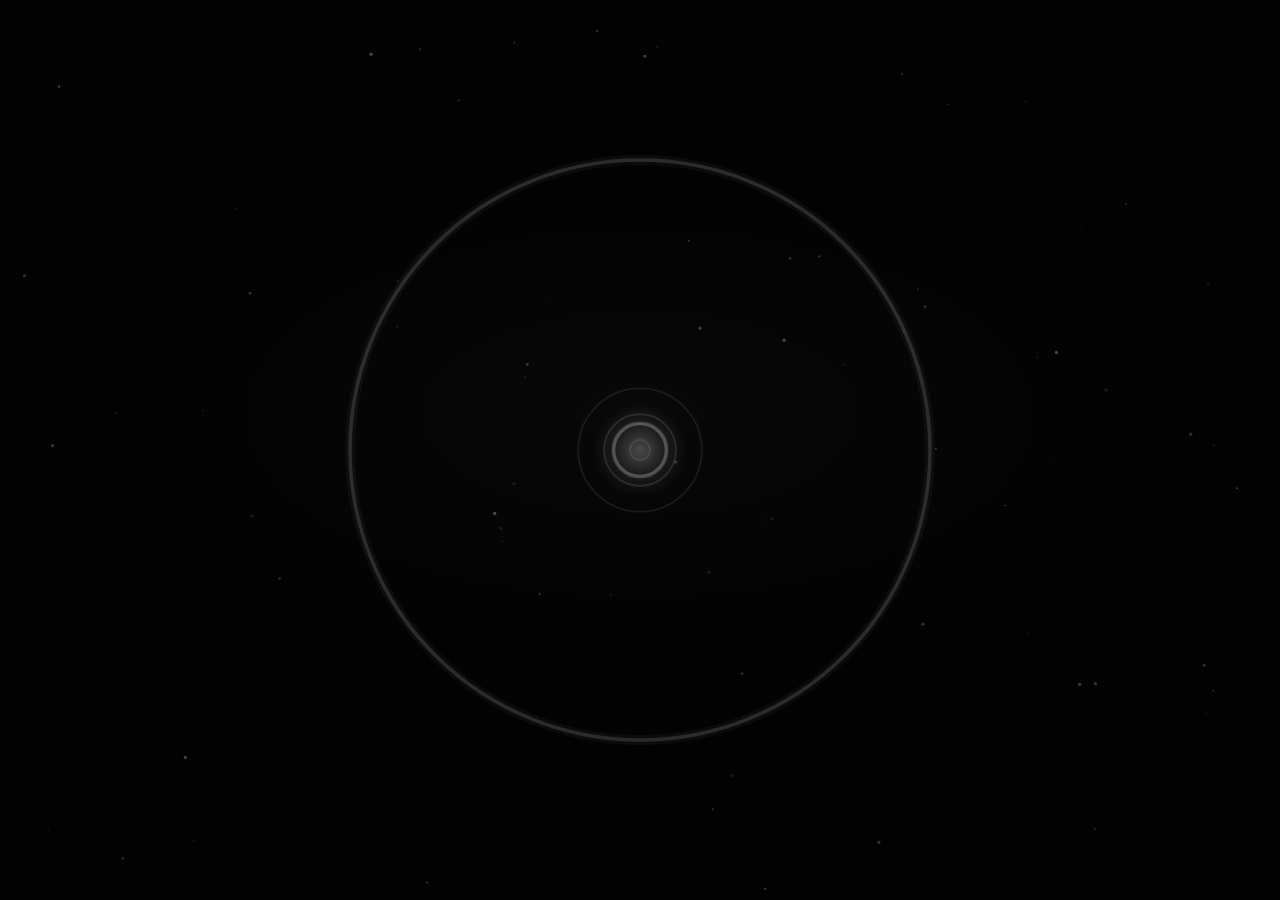
<file: index.html>
<!DOCTYPE html>
<html lang="ko">
<head>
<meta charset="UTF-8">
<meta name="viewport" content="width=device-width, initial-scale=1.0, user-scalable=no, viewport-fit=cover">
<title>PULSE BLOOM</title>
<link rel="stylesheet" href="assets/style.css">
</head>
<body>
<div id="stage">
    <canvas id="cv"></canvas>
    <button id="pause-btn">⏸</button>

    <div id="hud">
        <div class="left">
            <div id="score">0</div>
            <div id="acc">100.00%</div>
            <div class="mod-badge" id="replay-badge">▶ REPLAY</div>
            <div id="auto-badge">● AUTO PLAY</div>
            <div class="mod-badge" id="crowning-badge">👑 CROWNING</div>
            <div class="mod-badge" id="random-badge">🎲 RANDOM</div>
            <div class="mod-badge" id="mirror-badge">🪞 MIRROR</div>
            <div class="mod-badge" id="hidden-badge">👻 HIDDEN</div>
            <div class="mod-badge" id="speed-badge">⚡ 1.25×</div>
        </div>
        <div class="right">
            <div id="combo">0</div>
            <div id="timing-live"></div>
        </div>
    </div>

    <!-- TITLE SCREEN -->
    <div class="overlay" id="ov-title">
        <canvas id="title-cv"></canvas>
        <div class="title-glow"></div>
        <div class="title">PULSE BLOOM</div>
        <div class="title-start">탭하여 시작</div>
        <div id="title-bloom-display">🌸 <span id="title-bloom-val">0</span></div>
    </div>

    <!-- Achievement unlock toast -->
    <div id="achievement-toast">🏆</div>

    <!-- Achievements overlay -->
    <div class="overlay hidden" id="ov-achievements">
        <button class="back-btn" id="back-achievements">← 뒤로</button>
        <div class="title" style="font-size:clamp(1.6rem,5vw,2.4rem)">업적</div>
        <div id="ach-counter"></div>
        <div class="ach-grid" id="achievement-list"></div>
    </div>

    <!-- SONG SELECT -->
    <div class="overlay hidden" id="ov-songs">
        <button class="back-btn" id="back-title">← 타이틀</button>
        <button class="settings-btn" id="btn-achievements">🏆</button>
        <button class="settings-btn" id="btn-settings-songs">⚙ 설정</button>
        <div class="title" style="font-size:clamp(1.6rem,5vw,2.4rem)">곡 선택</div>
        <div class="song-list" id="song-list"></div>
        <div id="songs-loading" class="hidden"></div>
    </div>

    <!-- START / SETUP -->
    <div class="overlay hidden" id="ov-start">
        <button class="back-btn" id="back-songs">← 곡 선택</button>
        <button class="settings-btn" id="btn-mods-start" style="right:110px">🎮 모드</button>
        <button class="settings-btn" id="btn-settings-start">⚙ 설정</button>
        <div class="song" id="song-title">— LOADING —</div>
        <div class="song-sub" id="song-sub"></div>

        <div class="panel" id="panel" style="opacity:.4;pointer-events:none">
            <div class="row">
                <span class="lbl">난이도 <span id="diff-level"></span></span>
                <div class="seg diff" id="seg-diff"></div>
            </div>
            <div class="row">
                <span class="lbl">예고 시간 (접근)</span>
                <div class="slider-row">
                    <input type="range" id="approach" min="0.4" max="3.0" step="0.1" value="1.2">
                    <span class="sval" id="approach-val">1.2초</span>
                </div>
            </div>
            <div class="toggle" id="practice-toggle">
                <div>
                    <div class="t-lbl">연습 모드</div>
                    <div class="t-sub">지정한 위치부터 시작</div>
                </div>
                <div class="switch"></div>
            </div>
            <div class="row" id="practice-row">
                <span class="lbl">시작 위치</span>
                <div class="slider-row">
                    <input type="range" id="practice-start" min="0" max="300" step="1" value="0">
                    <span class="sval" id="practice-start-val">0:00</span>
                </div>
            </div>
            <button class="play-btn" id="play-btn">▶ 시작</button>
        </div>

        <div class="spinner hidden" id="spinner"></div>
        <div id="loading" class="hidden">음악과 채보를 불러오는 중…</div>

        <div class="howto">
            위에서 <b>원</b>이 떨어집니다 — 판정선에 닿으면 <b>화면 어디든</b> 터치!<br>
            타이밍이 전부입니다. 자리는 상관없어요.<br>
            <b>속이 빈 원</b>은 판정선에서 꾸욱 — <b>막대가 사라질 때까지 홀드</b>.<br>
            <span style="color:#6f6388">PC: 마우스 · 모바일: 터치(멀티터치 지원)</span>
        </div>
    </div>

    <!-- MODS / GAME MODE -->
    <div class="overlay hidden" id="ov-mods">
        <button class="back-btn" id="back-mods">← 뒤로</button>
        <div class="title" style="font-size:clamp(1.6rem,5vw,2.4rem)">게임 모드</div>
        <div class="panel">
            <div class="row">
                <span class="lbl">모드 선택</span>
                <div class="mode-cards" id="mode-cards">
                    <button class="mode-card sel" data-mode="raining">
                        <div class="mc-icon">🌧</div>
                        <div class="mc-name">레이닝</div>
                        <div class="mc-desc">노트가 위에서 아래로 떨어집니다. 판정선에서 탭!</div>
                    </button>
                    <button class="mode-card" data-mode="crowning">
                        <div class="mc-icon">👑</div>
                        <div class="mc-name">크라우닝</div>
                        <div class="mc-desc">노트 위에서 링이 수축합니다. 링이 딱 맞을 때 탭!</div>
                    </button>
                </div>
            </div>
            <div class="toggle" id="auto-toggle">
                <div>
                    <div class="t-lbl">오토 플레이</div>
                    <div class="t-sub">컴퓨터가 자동으로 완벽하게 플레이</div>
                </div>
                <div class="switch"></div>
            </div>
            <div class="toggle" id="random-toggle">
                <div>
                    <div class="t-lbl">랜덤 채보</div>
                    <div class="t-sub">노트 X 위치를 무작위로 섞어서 플레이</div>
                </div>
                <div class="switch"></div>
            </div>
            <div class="toggle" id="mirror-toggle">
                <div>
                    <div class="t-lbl">미러</div>
                    <div class="t-sub">노트 좌우 대칭 — X 위치를 반전</div>
                </div>
                <div class="switch"></div>
            </div>
            <div class="toggle" id="hidden-toggle">
                <div>
                    <div class="t-lbl">히든</div>
                    <div class="t-sub">노트가 판정선 직전에 사라짐 — 패턴 암기 필요</div>
                </div>
                <div class="switch"></div>
            </div>
            <div class="row">
                <span class="lbl">재생 속도</span>
                <div class="seg" id="speed-seg">
                    <button data-speed="0.75">0.75×</button>
                    <button data-speed="1.0" class="sel">1.0×</button>
                    <button data-speed="1.25">1.25×</button>
                </div>
            </div>
        </div>
    </div>

    <!-- SETTINGS SCREEN -->
    <div class="overlay hidden" id="ov-settings">
        <button class="back-btn" id="back-settings">← 뒤로</button>
        <div class="title" style="font-size:clamp(1.6rem,5vw,2.4rem)">설정</div>
        <div class="panel">
            <div class="toggle" id="hover-toggle">
                <div>
                    <div class="t-lbl">호버 모드 (PC)</div>
                    <div class="t-sub">마우스를 노트 위에 올려두면 클릭 없이 자동 타격</div>
                </div>
                <div class="switch"></div>
            </div>
            <div class="row">
                <span class="lbl">음악 볼륨</span>
                <div class="slider-row">
                    <input type="range" id="music-vol" min="0" max="100" step="1" value="80">
                    <span class="sval" id="music-vol-val">80%</span>
                </div>
            </div>
            <div class="row">
                <span class="lbl">효과음 볼륨</span>
                <div class="slider-row">
                    <input type="range" id="sfx-vol" min="0" max="100" step="1" value="70">
                    <span class="sval" id="sfx-vol-val">70%</span>
                </div>
            </div>
            <div class="row">
                <span class="lbl">입력 오프셋 <span class="lbl-sub">블루투스 이어폰이면 🎯 보정 권장</span></span>
                <div class="slider-row">
                    <input type="range" id="ingame-offset" min="-300" max="300" step="5" value="0">
                    <span class="sval" id="ingame-offset-val">0 ms</span>
                    <button class="mini-btn" id="ig-cal-open">🎯 보정</button>
                </div>
            </div>
            <div class="row">
                <span class="lbl">블룸 크기 <span class="lbl-sub">노트 타일 크기를 조절합니다</span></span>
                <div class="slider-row">
                    <input type="range" id="note-scale" min="60" max="150" step="5" value="100">
                    <span class="sval" id="note-scale-val">100%</span>
                </div>
            </div>
        </div>
    </div>

    <!-- RESULT -->
    <div class="overlay hidden" id="ov-result">
        <div class="title" style="font-size:clamp(1.8rem,6vw,2.6rem)">RESULT</div>
        <div id="r-song-info" style="font-size:clamp(0.85rem,2.4vw,1.05rem);color:rgba(255,255,255,0.65);margin-bottom:4px;letter-spacing:0.04em">
            <span id="r-song-name"></span> <span id="r-diff-name" style="margin-left:8px;font-weight:700"></span>
        </div>
        <div id="grade">A</div>
        <div id="r-fc-badge" class="hidden"></div>
        <div class="r-line">SCORE <b id="r-score">0</b></div>
        <div id="r-newrecord" class="hidden"></div>
        <div id="r-pb-line" class="hidden">개인 최고 <b id="r-pb-val">0</b></div>
        <div class="r-line">ACCURACY <b id="r-acc">0%</b></div>
        <div class="r-line">MAX COMBO <b id="r-combo">0</b></div>
        <div class="r-line" id="r-bloom-line" style="display:none">BLOOM 획득 <b id="r-bloom" style="color:#b07cff">+0</b> <span id="r-bloom-total" style="color:#6f6388;font-size:.8em"></span></div>
        <div class="r-line" id="r-timing-line" style="display:none">평균 타이밍 <b id="r-timing">0ms</b></div>
        <div class="r-grid">
            <div class="c"><div class="v" style="color:#5ee0ff" id="r-perfect">0</div><div class="k">PERFECT</div></div>
            <div class="c"><div class="v" style="color:#ffd166" id="r-good">0</div><div class="k">GOOD</div></div>
            <div class="c"><div class="v" style="color:#ff5ea8" id="r-miss">0</div><div class="k">MISS</div></div>
        </div>
        <div class="r-btns">
            <button class="ghost cal" id="r-cal" style="display:none">📡 이 결과로 보정</button>
            <button class="ghost" id="r-replay" style="display:none">▶ 리플레이</button>
            <button class="ghost" id="r-retry">다시</button>
            <button class="ghost" id="r-menu">메뉴</button>
        </div>
    </div>

    <!-- PAUSE OVERLAY -->
    <div class="overlay hidden" id="ov-pause">
        <div style="font-size:2.8rem;margin-bottom:8px">⏸</div>
        <div class="title" style="font-size:clamp(1.4rem,4vw,2rem);margin-bottom:28px">일시정지</div>
        <button class="play-btn" id="resume-btn">▶&nbsp; 계속하기</button>
        <button class="ghost" id="pause-quit-btn" style="margin-top:14px">곡 선택으로</button>
    </div>
</div>

<!-- in-game input offset calibration -->
<div id="igcal" class="hidden">
    <div class="igcal-box">
        <div class="it">🎯 입력 오프셋 보정</div>
        <div class="id"><b>들리는 '딱' 소리에 맞춰</b> <kbd>Space</kbd>나 아래 버튼을 누르세요.<br>
            화면이 아니라 <b>소리 기준</b>입니다 — 이어폰 음향 지연을 측정해 박자를 맞춥니다.</div>
        <div class="igcal-beat" id="igcal-beat"></div>
        <button class="igcal-pad" id="igcal-pad">박자에 맞춰 탭</button>
        <div class="igcal-read" id="igcal-read">시작을 누르면 카운트인 후 측정합니다</div>
        <div class="igcal-btns">
            <button class="pri" id="igcal-start">▶ 시작</button>
            <button id="igcal-apply" disabled>적용</button>
            <button id="igcal-close">닫기</button>
        </div>
    </div>
</div>

<script src="assets/songs.js"></script>
<script src="assets/app-state.js"></script>
<script src="assets/app-audio.js"></script>
<script src="assets/app-progress.js"></script>
<script src="assets/app-title.js"></script>
<script src="assets/app-game.js"></script>
<script src="assets/app-ui.js"></script>
<script src="assets/app-dev.js"></script>
</body>
</html>
</file>
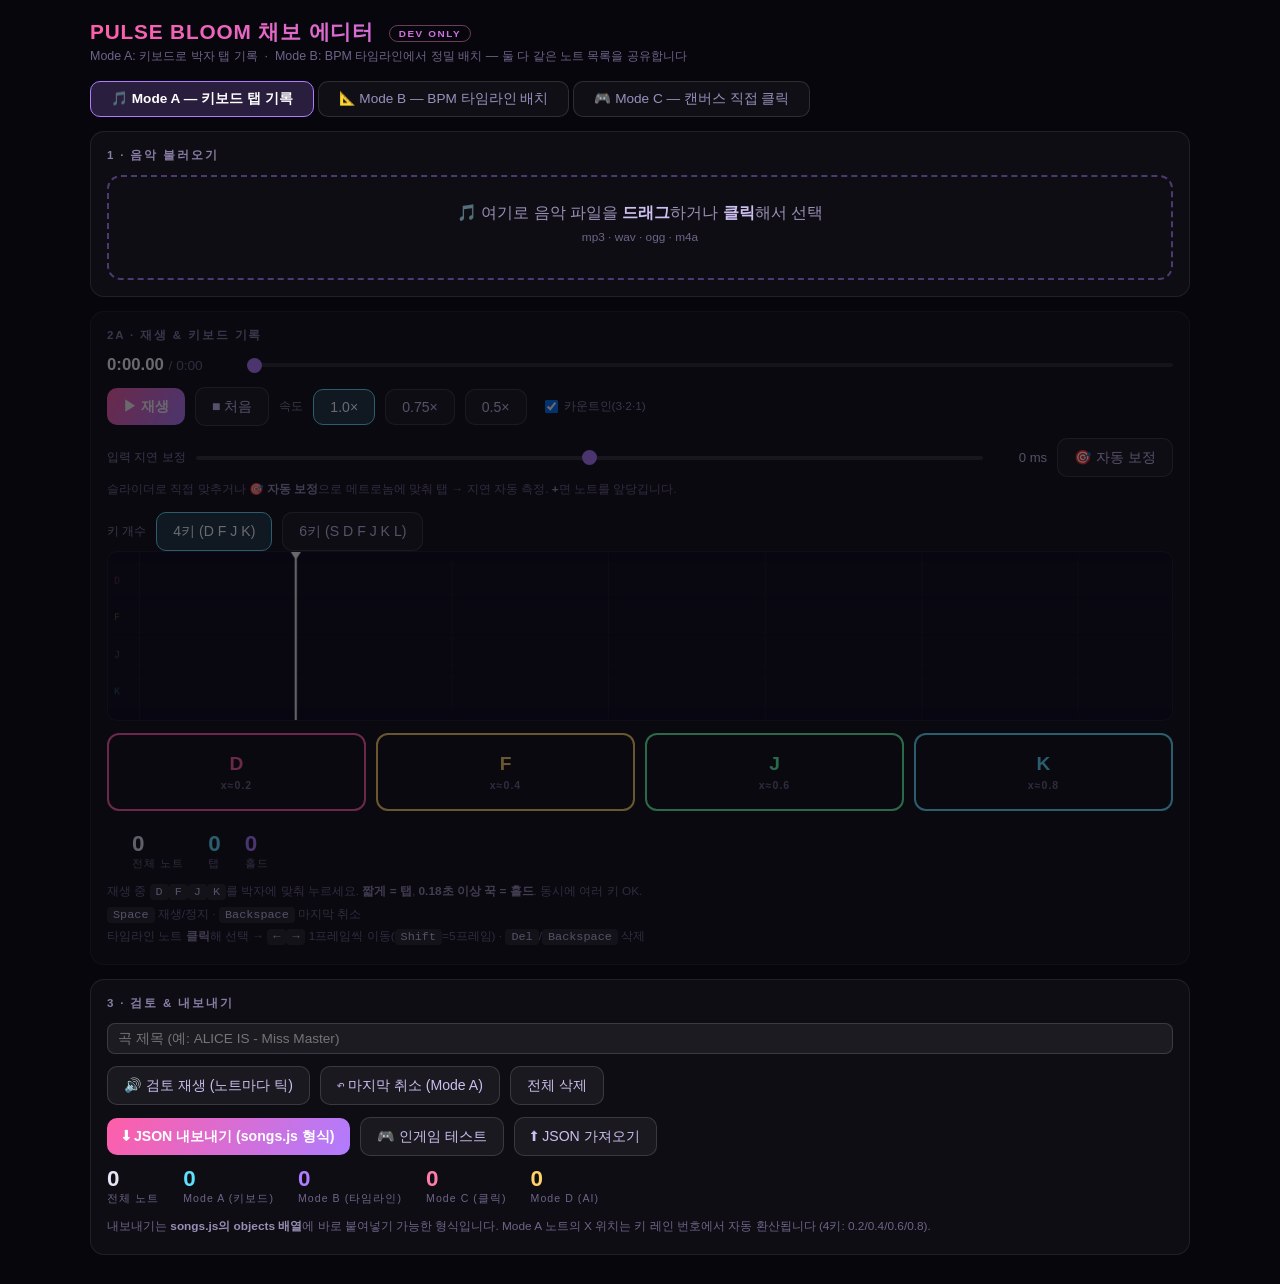
<file: editor.html>
<!DOCTYPE html>
<html lang="ko">
<head>
<meta charset="UTF-8">
<meta name="viewport" content="width=device-width, initial-scale=1.0">
<title>PULSE BLOOM — 채보 에디터</title>
<style>
* { margin:0; padding:0; box-sizing:border-box; -webkit-tap-highlight-color:transparent; }
body {
    background:#07060d; color:#e8e2f5;
    font-family:'Segoe UI','Helvetica Neue',sans-serif;
    min-height:100vh; padding:18px; user-select:none;
}
h1 { font-size:1.3rem; font-weight:800; letter-spacing:.04em;
     background:linear-gradient(120deg,#ff5ea8,#b07cff,#5ee0ff);
     -webkit-background-clip:text; background-clip:text; -webkit-text-fill-color:transparent; }
.sub { color:#6f6388; font-size:.78rem; margin-top:2px; margin-bottom:16px; }
.dev-tag { display:inline-block; font-size:.62rem; letter-spacing:.16em; color:#ff8fd0;
    border:1px solid rgba(255,143,208,.4); border-radius:20px; padding:2px 9px;
    margin-left:8px; vertical-align:middle; }

.wrap { max-width:1100px; margin:0 auto; }
.card { background:rgba(255,255,255,.03); border:1px solid rgba(255,255,255,.08);
    border-radius:14px; padding:16px; margin-bottom:14px; }
.card h2 { font-size:.72rem; letter-spacing:.16em; color:#8a7da6; text-transform:uppercase; margin-bottom:12px; }

/* ── mode tab bar ── */
.tab-bar { display:flex; gap:4px; margin-bottom:14px; }
.tab-btn { padding:8px 20px; border-radius:10px; border:1px solid rgba(255,255,255,.12);
    background:rgba(255,255,255,.04); color:#9a90be; cursor:pointer; font:inherit;
    font-size:.85rem; transition:.12s; }
.tab-btn:hover { border-color:#b07cff; color:#cdbff0; }
.tab-btn.active { background:rgba(176,124,255,.2); border-color:#b07cff; color:#fff; font-weight:700; }

/* drop zone */
#drop { border:2px dashed rgba(176,124,255,.4); border-radius:14px; padding:26px; text-align:center;
    cursor:pointer; transition:.15s; color:#9a8fb5; }
#drop.hover { border-color:#5ee0ff; background:rgba(94,224,255,.06); color:#cdbff0; }
#drop b { color:#cdbff0; }
#file-name { color:#5ee0ff; font-size:.85rem; margin-top:8px; }

/* transport */
.row { display:flex; align-items:center; gap:10px; flex-wrap:wrap; }
.row + .row { margin-top:12px; }
button.ctl {
    padding:9px 16px; border-radius:10px; border:1px solid rgba(255,255,255,.14);
    background:rgba(255,255,255,.05); color:#cdbff0; cursor:pointer; font-family:inherit;
    font-size:.88rem; transition:.12s; }
button.ctl:hover:not(:disabled){ border-color:#b07cff; background:rgba(176,124,255,.16); color:#fff; }
button.ctl:disabled{ opacity:.35; cursor:default; }
button.ctl.primary{ background:linear-gradient(120deg,#ff5ea8,#b07cff); border:none; color:#fff; font-weight:700; }
button.ctl.danger:hover{ border-color:#ff5ea8; background:rgba(255,94,168,.16); }
button.ctl.sel{ border-color:#5ee0ff; background:rgba(94,224,255,.18); color:#fff; }
button.ctl.b-sel{ border-color:#b07cff; background:rgba(176,124,255,.18); color:#fff; }

.time { font-variant-numeric:tabular-nums; font-size:1.05rem; font-weight:700; color:#fff;
    min-width:130px; }
.time .total { color:#6f6388; font-weight:400; font-size:.85rem; }

input[type=range]{ -webkit-appearance:none; height:4px; border-radius:4px;
    background:rgba(255,255,255,.15); outline:none; }
input[type=range]::-webkit-slider-thumb{ -webkit-appearance:none; width:15px; height:15px;
    border-radius:50%; background:#b07cff; cursor:pointer; }
#seek { flex:1; min-width:200px;
    background:linear-gradient(90deg,#b07cff var(--p,0%),rgba(255,255,255,.12) var(--p,0%)); }

.lbl { font-size:.74rem; color:#8a7da6; white-space:nowrap; }
.val { font-size:.82rem; color:#cdbff0; font-variant-numeric:tabular-nums; min-width:54px; text-align:right; }
input[type=text], input[type=number]{
    background:rgba(255,255,255,.06); border:1px solid rgba(255,255,255,.14); border-radius:8px;
    color:#fff; padding:7px 10px; font-family:inherit; font-size:.85rem; }
input[type=number]{ width:80px; }

/* timeline (Mode A) */
#tl { width:100%; height:170px; display:block; border-radius:10px;
    background:#0a0815; border:1px solid rgba(255,255,255,.08); }

/* Mode B canvas */
#b-canvas { width:100%; height:340px; display:block; border-radius:10px;
    background:#08060f; border:1px solid rgba(176,124,255,.15); cursor:crosshair;
    touch-action:none; }

/* key pads */
.pads { display:flex; gap:10px; margin-top:12px; }
.pad { flex:1; padding:18px 0; border-radius:12px; text-align:center; font-size:1.2rem; font-weight:700;
    border:2px solid; transition:.05s; }
.pad .k { font-size:.66rem; color:#6f6388; display:block; margin-top:4px; letter-spacing:.1em; }
.pad.on { transform:translateY(2px); filter:brightness(1.7); }

.stat { display:flex; gap:24px; margin-top:6px; }
.stat .v { font-size:1.4rem; font-weight:700; }
.stat .k { font-size:.66rem; color:#6f6388; letter-spacing:.1em; }

.hint { color:#6f6388; font-size:.74rem; line-height:1.8; margin-top:10px; }
.hint b { color:#9a8fb5; }
.hint kbd { background:rgba(255,255,255,.1); border-radius:4px; padding:1px 6px; font-family:monospace; color:#cdbff0; }

.recording { color:#ff5ea8 !important; }
#rec-dot { display:inline-block; width:9px; height:9px; border-radius:50%; background:#ff5ea8;
    margin-right:6px; opacity:0; }
#rec-dot.on { opacity:1; animation:blink 1s infinite; }
@keyframes blink { 50%{opacity:.2;} }

.disabled-area { opacity:.4; pointer-events:none; }

/* calibration modal */
#cal-modal { position:fixed; inset:0; z-index:100; display:flex; align-items:center; justify-content:center;
    background:rgba(5,3,10,.78); backdrop-filter:blur(4px); }
#cal-modal.cal-hidden { display:none; }
.cal-box { background:#0d0a18; border:1px solid rgba(176,124,255,.3); border-radius:18px;
    padding:26px; width:min(440px,92vw); text-align:center; box-shadow:0 20px 60px rgba(0,0,0,.6); }
.cal-title { font-size:1.15rem; font-weight:700; color:#cdbff0; }
.cal-desc { color:#8a7da6; font-size:.82rem; line-height:1.7; margin:12px 0 18px; }
.cal-desc kbd { background:rgba(255,255,255,.1); border-radius:4px; padding:1px 6px; font-family:monospace; color:#cdbff0; }
.cal-beat { width:70px; height:70px; border-radius:50%; margin:0 auto 16px;
    border:3px solid rgba(176,124,255,.3); background:rgba(176,124,255,.05); transition:.05s; }
.cal-beat.flash { background:#b07cff; border-color:#fff; box-shadow:0 0 30px rgba(176,124,255,.8); transform:scale(1.12); }
.cal-beat.measuring { animation:calbreath 1.7s ease-in-out infinite; }
@keyframes calbreath { 50%{transform:scale(1.07);border-color:rgba(176,124,255,.6);background:rgba(176,124,255,.12);} }
.cal-pad { width:100%; padding:30px 0; border-radius:14px; cursor:pointer; font-size:1rem; font-weight:700;
    color:#cdbff0; border:2px dashed rgba(94,224,255,.4); background:rgba(94,224,255,.05);
    font-family:inherit; transition:.05s; }
.cal-pad:active, .cal-pad.hit { background:rgba(94,224,255,.22); border-color:#5ee0ff; color:#fff; transform:scale(.99); }
.cal-readout { margin:16px 0; font-size:.9rem; color:#e8e2f5; min-height:22px; font-variant-numeric:tabular-nums; }
.cal-readout b { color:#5ee0ff; }
.cal-btns { display:flex; gap:10px; justify-content:center; }
</style>
</head>
<body>
<div class="wrap">
    <h1>PULSE BLOOM 채보 에디터 <span class="dev-tag">DEV ONLY</span></h1>
    <div class="sub">Mode A: 키보드로 박자 탭 기록 &nbsp;·&nbsp; Mode B: BPM 타임라인에서 정밀 배치 — 둘 다 같은 노트 목록을 공유합니다</div>

    <!-- ── mode tab bar ── -->
    <div class="tab-bar">
        <button class="tab-btn active" id="tab-a" onclick="switchTab('a')">🎵 Mode A — 키보드 탭 기록</button>
        <button class="tab-btn" id="tab-b" onclick="switchTab('b')">📐 Mode B — BPM 타임라인 배치</button>
        <button class="tab-btn" id="tab-c" onclick="switchTab('c')">🎮 Mode C — 캔버스 직접 클릭</button>
        <button class="tab-btn" id="tab-d" onclick="switchTab('d')" style="display:none">🤖 Mode D — AI 자동 생성</button>
    </div>

    <!-- 1. 음악 (공통) -->
    <div class="card">
        <h2>1 · 음악 불러오기</h2>
        <div id="drop">
            <div>🎵 여기로 음악 파일을 <b>드래그</b>하거나 <b>클릭</b>해서 선택</div>
            <div style="font-size:.74rem;color:#6f6388;margin-top:6px">mp3 · wav · ogg · m4a</div>
            <div id="file-name"></div>
        </div>
        <input type="file" id="file-input" accept="audio/*" style="display:none">
    </div>

    <!-- ══ MODE A ══ -->
    <div id="mode-a-section">
        <div id="work-a" class="disabled-area">
            <div class="card">
                <h2>2A · 재생 & 키보드 기록</h2>
                <div class="row">
                    <span class="time"><span id="cur">0:00.00</span> <span class="total">/ <span id="dur">0:00</span></span></span>
                    <input type="range" id="seek" min="0" max="1000" value="0">
                </div>
                <div class="row">
                    <button class="ctl primary" id="play-btn">▶ 재생</button>
                    <button class="ctl" id="stop-btn">■ 처음</button>
                    <span class="lbl">속도</span>
                    <button class="ctl spd sel" data-s="1">1.0×</button>
                    <button class="ctl spd" data-s="0.75">0.75×</button>
                    <button class="ctl spd" data-s="0.5">0.5×</button>
                    <label class="lbl" style="margin-left:8px;display:flex;align-items:center;gap:6px;cursor:pointer">
                        <input type="checkbox" id="countin" checked> 카운트인(3·2·1)
                    </label>
                </div>
                <div class="row">
                    <span class="lbl">입력 지연 보정</span>
                    <input type="range" id="offset" min="-300" max="300" step="5" value="0" style="flex:1;min-width:160px">
                    <span class="val" id="offset-val">0 ms</span>
                    <button class="ctl" id="cal-open">🎯 자동 보정</button>
                </div>
                <div class="row" style="margin-top:2px">
                    <span class="hint" style="margin:0">슬라이더로 직접 맞추거나 <b>🎯 자동 보정</b>으로 메트로놈에 맞춰 탭 → 지연 자동 측정. <b>+</b>면 노트를 앞당깁니다.</span>
                </div>
                <div class="row">
                    <span class="lbl">키 개수</span>
                    <button class="ctl keyset sel" data-n="4">4키 (D F J K)</button>
                    <button class="ctl keyset" data-n="6">6키 (S D F J K L)</button>
                </div>
                <canvas id="tl"></canvas>
                <div class="row" id="sel-row-a" style="margin-top:8px;display:none;align-items:center;gap:10px;flex-wrap:wrap;">
                    <span class="lbl">선택 노트</span>
                    <span class="val" id="sel-info-a" style="min-width:180px;text-align:left;">—</span>
                    <button class="ctl" id="nudge-l">◀ −1프레임</button>
                    <button class="ctl" id="nudge-r">+1프레임 ▶</button>
                    <button class="ctl danger" id="sel-del-a">🗑 삭제</button>
                </div>
                <div class="pads" id="pads"></div>
                <div class="row" style="margin-top:14px">
                    <span id="rec-dot"></span>
                    <div class="stat">
                        <div><div class="v" id="n-count">0</div><div class="k">전체 노트</div></div>
                        <div><div class="v" style="color:#5ee0ff" id="n-tap">0</div><div class="k">탭</div></div>
                        <div><div class="v" style="color:#b07cff" id="n-hold">0</div><div class="k">홀드</div></div>
                    </div>
                </div>
                <div class="hint">
                    재생 중 <kbd>D</kbd><kbd>F</kbd><kbd>J</kbd><kbd>K</kbd>를 박자에 맞춰 누르세요.
                    <b>짧게 = 탭</b>, <b>0.18초 이상 꾹 = 홀드</b>. 동시에 여러 키 OK.<br>
                    <kbd>Space</kbd> 재생/정지 · <kbd>Backspace</kbd> 마지막 취소<br>
                    타임라인 노트 <b>클릭</b>해 선택 → <kbd>←</kbd><kbd>→</kbd> 1프레임씩 이동(<kbd>Shift</kbd>=5프레임) · <kbd>Del</kbd>/<kbd>Backspace</kbd> 삭제
                </div>
            </div>
        </div>
    </div>

    <!-- ══ MODE B ══ -->
    <div id="mode-b-section" style="display:none">
        <div id="work-b" class="disabled-area">
            <div class="card">
                <h2>2B · BPM 타임라인 정밀 배치</h2>
                <div class="row">
                    <span class="lbl">BPM</span>
                    <input type="number" id="b-bpm" value="120" min="30" max="400" style="width:80px">
                    <span class="lbl">Offset</span>
                    <input type="number" id="b-offset-ms" value="0" style="width:72px">
                    <span class="lbl">ms</span>
                    <span class="lbl">스냅 임계</span>
                    <input type="number" id="b-snap-thresh" value="25" min="1" max="500" style="width:60px">
                    <span class="lbl">ms</span>
                    <button class="ctl" id="b-snap-btn">격자 스냅</button>
                    <button class="ctl" id="b-undo-btn">↩ 실행취소</button>
                </div>
                <div class="row" style="margin-top:8px">
                    <button class="ctl primary" id="b-play-btn">▶ 재생</button>
                    <button class="ctl" id="b-stop-btn">■ 처음</button>
                    <span class="lbl" style="margin-left:8px;">클릭=추가 &nbsp; 우클릭/길게누름=삭제 &nbsp; 휠=스크롤</span>
                    <span class="lbl" style="margin-left:auto;font-variant-numeric:tabular-nums;" id="b-time-label">0.000s</span>
                </div>
                <canvas id="b-canvas"></canvas>
                <div class="row" style="margin-top:8px" id="b-sel-row" style="display:none">
                    <span class="lbl">선택 노트:</span>
                    <span id="b-sel-info" style="font-size:.82rem;color:#cdbff0;font-variant-numeric:tabular-nums;">—</span>
                    <span class="lbl" style="margin-left:8px">X 위치 조정:</span>
                    <button class="ctl" id="b-nudge-up">↑ −0.05</button>
                    <button class="ctl" id="b-nudge-dn">↓ +0.05</button>
                    <button class="ctl" id="b-nudge-tl">◀ −1프레임</button>
                    <button class="ctl" id="b-nudge-tr">+1프레임 ▶</button>
                    <button class="ctl danger" id="b-sel-del">🗑</button>
                </div>
                <div class="hint">
                    세로 = 노트 X 위치(0=왼쪽/1=오른쪽) &nbsp; 가로 = 시간(초) &nbsp; 보라색 선=마디, 흰 선=박자<br>
                    클릭으로 노트 추가 | 우클릭/길게 누르기로 삭제 | 마우스 휠로 좌우 스크롤<br>
                    선택 후 <kbd>←</kbd><kbd>→</kbd>=시간 이동, <kbd>↑</kbd><kbd>↓</kbd>=X 위치 이동, <kbd>Del</kbd>=삭제
                </div>
            </div>
        </div>
    </div>

    <!-- ══ MODE C ══ -->
    <div id="mode-c-section" style="display:none">
        <div id="work-c" class="disabled-area">
            <div class="card">
                <h2>2C · 캔버스 직접 클릭 기록</h2>
                <div class="row">
                    <button class="ctl primary" id="c-play-btn">▶ 재생</button>
                    <button class="ctl" id="c-stop-btn">■ 처음</button>
                    <button class="ctl" id="c-undo-btn">↩ 마지막 취소</button>
                    <span style="font-size:.74rem;color:#8a7da6;margin-left:8px">클릭/탭 위치 = 노트 X 위치 &nbsp;·&nbsp; 클릭 순간 = 노트 타이밍</span>
                    <span style="margin-left:auto;font-variant-numeric:tabular-nums;font-size:.82rem;color:#b0a0e0" id="c-time-label">0.000s</span>
                </div>
                <canvas id="c-canvas" style="width:100%;height:380px;display:block;border-radius:12px;background:#06040d;border:1px solid rgba(255,255,255,.08);cursor:crosshair;touch-action:none;margin-top:10px"></canvas>
                <div class="hint" style="margin-top:8px">
                    재생 중 캔버스를 <b>클릭/탭</b>하면 그 순간 + 그 위치에 노트가 기록됩니다.<br>
                    가로 위치 = 노트 X (0=왼쪽, 1=오른쪽) &nbsp;·&nbsp; <kbd>Backspace</kbd> 또는 ↩ 버튼으로 마지막 노트 취소
                </div>
            </div>
        </div>
    </div>

    <!-- ══ MODE D — AI 자동 생성 ══ -->
    <div id="mode-d-section" style="display:none">
        <div id="work-d" class="disabled-area">
            <div class="card">
                <h2>2D · AI 자동 채보 생성</h2>
                <div class="row">
                    <span class="lbl">난이도</span>
                    <button class="ctl d-diff" data-d="easy">쉬움</button>
                    <button class="ctl d-diff sel" data-d="normal">보통</button>
                    <button class="ctl d-diff" data-d="hard">어려움</button>
                    <button class="ctl d-diff" data-d="extreme">극한</button>
                </div>
                <div class="row">
                    <span class="lbl">민감도</span>
                    <input type="range" id="d-sens" min="0.5" max="2" step="0.05" value="1" style="flex:1;min-width:160px">
                    <span class="val" id="d-sens-val">1.00×</span>
                </div>
                <div class="row">
                    <label class="lbl" style="display:flex;align-items:center;gap:6px;cursor:pointer">
                        <input type="checkbox" id="d-snap" checked> 박자 격자 스냅
                    </label>
                    <label class="lbl" style="display:flex;align-items:center;gap:6px;cursor:pointer">
                        <input type="checkbox" id="d-drag" checked> 빠른 연타 → 드래그
                    </label>
                    <label class="lbl" style="display:flex;align-items:center;gap:6px;cursor:pointer">
                        <input type="checkbox" id="d-holds" checked> 긴 저음 → 홀드
                    </label>
                    <label class="lbl" style="display:flex;align-items:center;gap:6px;cursor:pointer">
                        <input type="checkbox" id="d-spread" checked> 위치 자동 분산
                    </label>
                </div>
                <div class="row">
                    <button class="ctl primary" id="d-gen-btn">🤖 채보 생성</button>
                    <button class="ctl danger" id="d-clear-btn">AI 노트만 삭제</button>
                    <span class="lbl" id="d-status" style="margin-left:4px">음악을 불러온 뒤 생성하세요</span>
                </div>
                <div class="stat" style="margin-top:6px">
                    <div><div class="v" id="d-bpm">—</div><div class="k">추정 BPM</div></div>
                    <div><div class="v" style="color:#5ee0ff" id="d-onsets">—</div><div class="k">감지된 온셋</div></div>
                    <div><div class="v" style="color:#b07cff" id="d-notes">—</div><div class="k">생성된 노트</div></div>
                </div>
                <div class="hint">
                    음원을 <b>킥·스네어·하이햇</b> 3밴드로 분리해 온셋을 찾고, 난이도별 목표 밀도에
                    맞춰 역할 우선순위(킥&gt;스네어&gt;하이햇)로 솎아 Rizline 스타일 노트를 배치합니다.<br>
                    <b>박자 격자 스냅</b>: 추정 BPM 격자(16분·삼연)에 ±55ms 이내 온셋을 정렬 ·
                    <b>드래그</b>: 빠른 연타 구간을 하나의 드래그 노트로 · 같은 위치 간격은 판정창(<b>270ms</b>) 이상 강제<br>
                    BPM 추정이 빗나가면 <b>Mode B의 BPM 칸</b>에 정확한 값을 입력 후 다시 생성하세요 (격자 스냅이 그 값을 씁니다).<br>
                    생성 후 <b>Mode A/B/C</b>에서 세부 수정하고 아래에서 내보내세요.
                </div>
            </div>
        </div>
    </div>

    <!-- 3. 공통: 검토 & 내보내기 -->
    <div class="card">
        <h2>3 · 검토 & 내보내기</h2>
        <div class="row">
            <input type="text" id="title" placeholder="곡 제목 (예: ALICE IS - Miss Master)" style="flex:1;min-width:200px">
        </div>
        <div class="row">
            <button class="ctl" id="review-btn">🔊 검토 재생 (노트마다 틱)</button>
            <button class="ctl danger" id="undo-btn">↶ 마지막 취소 (Mode A)</button>
            <button class="ctl danger" id="clear-btn">전체 삭제</button>
        </div>
        <div class="row">
            <button class="ctl primary" id="export-btn">⬇ JSON 내보내기 (songs.js 형식)</button>
            <button class="ctl" id="test-btn">🎮 인게임 테스트</button>
            <button class="ctl" id="import-btn">⬆ JSON 가져오기</button>
            <input type="file" id="import-input" accept=".json,application/json" style="display:none">
        </div>
        <div class="stat" style="margin-top:10px">
            <div><div class="v" id="n-count2">0</div><div class="k">전체 노트</div></div>
            <div><div class="v" style="color:#5ee0ff" id="n-a-count">0</div><div class="k">Mode A (키보드)</div></div>
            <div><div class="v" style="color:#b07cff" id="n-b-count">0</div><div class="k">Mode B (타임라인)</div></div>
            <div><div class="v" style="color:#ff7caa" id="n-c-count">0</div><div class="k">Mode C (클릭)</div></div>
            <div><div class="v" style="color:#ffd166" id="n-d-count">0</div><div class="k">Mode D (AI)</div></div>
        </div>
        <div class="hint">
            내보내기는 <b>songs.js의 objects 배열</b>에 바로 붙여넣기 가능한 형식입니다.
            Mode A 노트의 X 위치는 키 레인 번호에서 자동 환산됩니다 (4키: 0.2/0.4/0.6/0.8).
        </div>
    </div>
</div>

<!-- offset calibration modal -->
<div id="cal-modal" class="cal-hidden">
    <div class="cal-box">
        <div class="cal-title">🎯 오프셋 자동 보정</div>
        <div class="cal-desc"><b>들리는 '딱' 소리에 맞춰</b> 아래 큰 버튼이나 <kbd>Space</kbd>를 눌러주세요.<br>
            화면이 아니라 <b>소리 기준</b>입니다 — 8번 측정해 <b>본인의 입력 지연</b>을 자동 계산합니다.</div>
        <div class="cal-beat" id="cal-beat"></div>
        <button class="cal-pad" id="cal-pad">여기를 박자에 맞춰 탭</button>
        <div class="cal-readout" id="cal-readout">시작을 누르면 카운트인 후 측정합니다</div>
        <div class="cal-btns">
            <button class="ctl primary" id="cal-start">▶ 시작</button>
            <button class="ctl" id="cal-apply" disabled>측정값 적용</button>
            <button class="ctl" id="cal-close">닫기</button>
        </div>
    </div>
</div>

<script>
"use strict";
// ══════════════════════════════════════════════════════
//  PULSE BLOOM — Chart Editor (Mode A + Mode B)
//  Shared note list, songs.js-compatible export
// ══════════════════════════════════════════════════════

// ── LANE → X position mappings ──
const LANE_NX_4 = [0.2, 0.4, 0.6, 0.8];
const LANE_NX_6 = [0.1, 0.25, 0.42, 0.58, 0.75, 0.9];
const LANE_COLORS = ['#ff5ea8','#ffd166','#5effa0','#5ee0ff','#b07cff','#ff8fd0'];

// ── Shared state ──
let notes = [];   // {t(raw A offset), nx(0-1), ny:0.5, type, dur, key?, lane?, src:'a'|'b'}
let selectedNote = null;  // globally selected note (used by whichever mode is active)

// ── Tab switching ──
let currentTab = 'a';
function switchTab(t){
    currentTab = t;
    document.getElementById('tab-a').classList.toggle('active', t==='a');
    document.getElementById('tab-b').classList.toggle('active', t==='b');
    document.getElementById('tab-c').classList.toggle('active', t==='c');
    document.getElementById('tab-d').classList.toggle('active', t==='d');
    document.getElementById('mode-a-section').style.display = t==='a' ? '' : 'none';
    document.getElementById('mode-b-section').style.display = t==='b' ? '' : 'none';
    document.getElementById('mode-c-section').style.display = t==='c' ? '' : 'none';
    document.getElementById('mode-d-section').style.display = t==='d' ? '' : 'none';
    selectedNote = null;
    updateSelInfoA(); updateBSelInfo();
    if(t==='b'){ bResize(); bRenderLoop(); }
    if(t==='c'){ cResize(); cRenderLoop(); }
}

// ════════════════════════════════════════════════════
//  AUDIO (shared)
// ════════════════════════════════════════════════════
let ctx = null, buffer = null, srcNode = null;
let transport = 'idle';   // idle | ready | playing | paused
let curPos = 0, playStartPos = 0, audioStartCtx = 0, speed = 1;
let reviewMode = false;
let fileName = '', duration = 0;
let KEYS = ['d','f','j','k'];
const HOLD_THRESH = 0.18;
let offsetMs = 0;
let pendingTicks = [];

function ensureCtx(){
    if(!ctx) ctx = new (window.AudioContext||window.webkitAudioContext)();
    if(ctx.state==='suspended') ctx.resume();
}
function stopSrc(){ try{ srcNode && srcNode.stop(); }catch(e){} srcNode=null; }
function cancelTicks(){
    for(const o of pendingTicks){ try{ o.stop(); }catch(e){} }
    pendingTicks = [];
}
function songPos(){ if(transport!=='playing') return curPos;
    return playStartPos + (ctx.currentTime - audioStartCtx)*speed; }

function tick(ctxTime, freq, vol=0.12, dur=0.04){
    const o=ctx.createOscillator(), g=ctx.createGain();
    o.connect(g); g.connect(ctx.destination);
    o.type='square'; o.frequency.value=freq;
    g.gain.setValueAtTime(vol, ctxTime);
    g.gain.exponentialRampToValueAtTime(0.0001, ctxTime+dur);
    o.start(ctxTime); o.stop(ctxTime+dur+0.01);
    pendingTicks.push(o);
    o.onended = ()=>{ const i=pendingTicks.indexOf(o); if(i!==-1) pendingTicks.splice(i,1); };
}
function effT(n){ return Math.max(0, n.t - offsetMs/1000); }

// ── load audio ──
const drop = document.getElementById('drop');
const fileInput = document.getElementById('file-input');
drop.addEventListener('click', ()=>fileInput.click());
fileInput.addEventListener('change', e=>{ if(e.target.files[0]) loadFile(e.target.files[0]); });
['dragenter','dragover'].forEach(ev=>window.addEventListener(ev,e=>{e.preventDefault();drop.classList.add('hover');}));
['dragleave','drop'].forEach(ev=>window.addEventListener(ev,e=>{e.preventDefault();if(ev==='drop'||e.target===drop)drop.classList.remove('hover');}));
window.addEventListener('drop', e=>{ e.preventDefault(); const f=e.dataTransfer.files[0]; if(f&&f.type.startsWith('audio')) loadFile(f); });

async function loadFile(f){
    ensureCtx();
    fileName = f.name;
    document.getElementById('file-name').textContent = '불러오는 중… '+f.name;
    try{
        const ab = await f.arrayBuffer();
        window.rawAudioBuffer = ab.slice(0); // preserve for cross-window test mode
        buffer = await ctx.decodeAudioData(ab);
        duration = buffer.duration;
        document.getElementById('file-name').textContent = '✓ '+f.name+'  ('+fmt(duration)+')';
        document.getElementById('dur').textContent = fmt(duration);
        transport = 'ready'; curPos = 0;
        document.getElementById('work-a').classList.remove('disabled-area');
        document.getElementById('work-b').classList.remove('disabled-area');
        document.getElementById('work-c').classList.remove('disabled-area');
        document.getElementById('work-d').classList.remove('disabled-area');
        document.getElementById('d-status').textContent = '준비 완료 — 🤖 채보 생성을 누르세요';
        if(!document.getElementById('title').value)
            document.getElementById('title').value = f.name.replace(/\.[^.]+$/,'');
        drawTL();
    }catch(err){
        document.getElementById('file-name').textContent = '✗ 디코드 실패: '+err.message;
    }
}
function fmt(s){ s=Math.max(0,s); const m=Math.floor(s/60); return m+':'+((s%60).toFixed(2).padStart(5,'0')); }

// ── transport ──
function play(){
    if(!buffer||transport==='playing') return;
    ensureCtx();
    srcNode = ctx.createBufferSource();
    srcNode.buffer = buffer; srcNode.playbackRate.value = speed;
    const mg = ctx.createGain(); mg.gain.value = reviewMode ? 0.5 : 1.0;
    srcNode.connect(mg); mg.connect(ctx.destination);
    const useCountIn = document.getElementById('countin').checked && curPos<0.05 && !reviewMode;
    const lead = useCountIn ? 1.8 : 0;
    audioStartCtx = ctx.currentTime+lead; playStartPos = curPos;
    srcNode.start(audioStartCtx, Math.max(0,curPos));
    srcNode.onended = ()=>{ if(transport==='playing'&&songPos()>=duration-0.1){ stop(); } };
    if(lead>0){ for(let i=0;i<3;i++) tick(audioStartCtx-(3-i)*0.6, i===2?880:520, 0.14); }
    if(reviewMode) scheduleReviewTicks();
    transport = 'playing';
    document.getElementById('play-btn').textContent   = '⏸ 일시정지';
    document.getElementById('b-play-btn').textContent = '⏸ 일시정지';
    document.getElementById('c-play-btn').textContent = '⏸ 일시정지';
    document.getElementById('rec-dot').classList.toggle('on', !reviewMode);
    loopA();
}
function pause(){
    if(transport!=='playing') return;
    curPos = Math.max(0,Math.min(duration,songPos()));
    stopSrc(); cancelTicks(); transport='paused'; reviewMode=false;
    document.getElementById('play-btn').textContent   = '▶ 재생';
    document.getElementById('b-play-btn').textContent = '▶ 재생';
    document.getElementById('c-play-btn').textContent = '▶ 재생';
    document.getElementById('rec-dot').classList.remove('on');
    pressing.clear(); updatePads();
}
function stop(){
    stopSrc(); cancelTicks(); transport = buffer?'ready':'idle'; curPos=0; reviewMode=false;
    document.getElementById('play-btn').textContent   = '▶ 재생';
    document.getElementById('b-play-btn').textContent = '▶ 재생';
    document.getElementById('c-play-btn').textContent = '▶ 재생';
    document.getElementById('rec-dot').classList.remove('on');
    pressing.clear(); updatePads(); updateSeek(); drawTL();
}
function togglePlay(){ if(transport==='playing') pause(); else play(); }

function scheduleReviewTicks(){
    for(const n of notes){
        const t=effT(n); if(t<curPos-0.01) continue;
        const at=audioStartCtx+(t-playStartPos)/speed;
        tick(at, n.type==='hold'?660:990, 0.6, 0.05);
        if(n.type==='hold'){ const end=audioStartCtx+(t+n.dur-playStartPos)/speed; tick(end, 440, 0.45, 0.05); }
    }
}

document.getElementById('play-btn').onclick = ()=>{ reviewMode=false; togglePlay(); };
document.getElementById('stop-btn').onclick = stop;
document.getElementById('b-play-btn').onclick = ()=>{ reviewMode=false; togglePlay(); };
document.getElementById('b-stop-btn').onclick = stop;
document.getElementById('review-btn').onclick = ()=>{ if(!buffer)return; stop(); reviewMode=true; play(); };

// speed buttons
document.querySelectorAll('.spd').forEach(b=>b.onclick=()=>{
    document.querySelectorAll('.spd').forEach(x=>x.classList.remove('sel')); b.classList.add('sel');
    const was=transport==='playing';
    if(was){ curPos=songPos(); stopSrc(); }
    speed=parseFloat(b.dataset.s);
    if(was){ transport='paused'; play(); }
});
// keyset
document.querySelectorAll('.keyset').forEach(b=>b.onclick=()=>{
    document.querySelectorAll('.keyset').forEach(x=>x.classList.remove('sel')); b.classList.add('sel');
    KEYS = b.dataset.n==='6' ? ['s','d','f','j','k','l'] : ['d','f','j','k'];
    buildPads();
});
// A offset
const offEl = document.getElementById('offset');
offEl.oninput = ()=>{ offsetMs=parseInt(offEl.value); document.getElementById('offset-val').textContent=offsetMs+' ms'; drawTL(); };
// seek
const seekEl = document.getElementById('seek');
seekEl.oninput = ()=>{
    if(!buffer) return;
    const pos=parseFloat(seekEl.value)/1000*duration;
    const was=transport==='playing';
    if(was){ stopSrc(); }
    curPos=pos;
    if(was){ transport='paused'; play(); } else { updateSeek(); drawTL(); }
};

function updateSeek(){
    const cur=transport==='playing'?songPos():curPos;
    document.getElementById('cur').textContent = fmt(Math.max(0,cur));
    if(duration){ const p=Math.max(0,Math.min(1,cur/duration));
        seekEl.value=p*1000; seekEl.style.setProperty('--p',(p*100)+'%'); }
}

// ════════════════════════════════════════════════════
//  MODE A — keyboard recording
// ════════════════════════════════════════════════════
const pressing = new Map(); // key -> {downPos, lane}
const padsEl = document.getElementById('pads');
function laneNX(lane){ return KEYS.length===6 ? LANE_NX_6[lane] : LANE_NX_4[lane]; }

function buildPads(){
    padsEl.innerHTML='';
    KEYS.forEach((k,i)=>{
        const d=document.createElement('div');
        d.className='pad'; d.id='pad-'+k;
        d.style.borderColor=LANE_COLORS[i];
        d.style.color=LANE_COLORS[i];
        d.innerHTML=k.toUpperCase()+'<span class="k">x≈'+laneNX(i)+'</span>';
        padsEl.appendChild(d);
    });
}
function updatePads(){ KEYS.forEach(k=>{ const el=document.getElementById('pad-'+k); if(el) el.classList.toggle('on', pressing.has(k)); }); }
function flashPad(k){ const el=document.getElementById('pad-'+k); if(!el)return;
    el.style.background=LANE_COLORS[KEYS.indexOf(k)]+'33'; setTimeout(()=>el.style.background='',90); }
buildPads();

let selectedNoteA = null; // A-mode specific selection for timeline
function updateSelInfoA(){
    const n=selectedNoteA;
    const row=document.getElementById('sel-row-a');
    if(n){ row.style.display='flex'; document.getElementById('sel-info-a').textContent='t='+effT(n).toFixed(3)+'s · '+(n.key||'').toUpperCase()+' · x='+n.nx.toFixed(2)+' · '+n.type; }
    else row.style.display='none';
}
function nudgeSelectedA(dir, mult){
    if(!selectedNoteA) return;
    selectedNoteA.t = Math.max(0, selectedNoteA.t + dir*mult*(1/60));
    notes.sort((a,b)=>a.t-b.t);
    if(transport!=='playing'){ curPos=Math.max(0,Math.min(duration,effT(selectedNoteA))); updateSeek(); }
    updateSelInfoA(); drawTL(); updateStats();
}
function deleteSelectedA(){
    const i=notes.indexOf(selectedNoteA); if(i>=0) notes.splice(i,1);
    selectedNoteA=null; updateStats(); updateSelInfoA(); drawTL();
}
document.getElementById('nudge-l').onclick = ()=>nudgeSelectedA(-1,1);
document.getElementById('nudge-r').onclick = ()=>nudgeSelectedA(1,1);
document.getElementById('sel-del-a').onclick = deleteSelectedA;

// timeline canvas (Mode A)
const tl=document.getElementById('tl'); const tg=tl.getContext('2d');
let TLW=800, TLH=170;
function sizeTL(){ const r=tl.getBoundingClientRect(); const dpr=Math.min(devicePixelRatio||1,2);
    tl.width=r.width*dpr; tl.height=170*dpr; tg.setTransform(dpr,0,0,dpr,0,0); TLW=r.width; TLH=170; }
window.addEventListener('resize', ()=>{ sizeTL(); drawTL(); bResize(); cResize(); });
sizeTL();

const VIEW_BACK=0.6, VIEW_FWD=2.8;
function drawTL(){
    tg.clearRect(0,0,TLW,TLH);
    const pos=transport==='playing'?songPos():curPos;
    const t0=pos-VIEW_BACK, t1=pos+VIEW_FWD, span=t1-t0;
    const laneH=(TLH-20)/KEYS.length;
    KEYS.forEach((k,i)=>{
        const y=10+i*laneH;
        tg.fillStyle='rgba(255,255,255,0.02)'; tg.fillRect(0,y,TLW,laneH-2);
        tg.fillStyle=LANE_COLORS[i]+'55'; tg.font='10px monospace';
        tg.fillText(k.toUpperCase(), 6, y+laneH/2+3);
    });
    tg.strokeStyle='rgba(255,255,255,0.05)'; tg.lineWidth=1;
    for(let t=Math.ceil(t0/0.5)*0.5; t<t1; t+=0.5){
        const x=(t-t0)/span*TLW; tg.beginPath(); tg.moveTo(x,0); tg.lineTo(x,TLH); tg.stroke();
    }
    for(const n of notes){
        const t=effT(n); if(t<t0-1||t>t1) continue;
        const lane=n.lane!==undefined ? n.lane : Math.round(n.nx*(KEYS.length-1));
        const x=(t-t0)/span*TLW; const y=10+lane*laneH;
        const col=LANE_COLORS[lane%LANE_COLORS.length];
        if(n.type==='hold'||n.type==='drag'){
            const x2=(t+(n.dur||0)-t0)/span*TLW;
            tg.fillStyle=col+(n.type==='drag'?'40':'66'); tg.fillRect(x, y+3, Math.max(4,x2-x), laneH-8);
            tg.fillStyle=col; tg.fillRect(x, y+3, 4, laneH-8);
        } else {
            tg.fillStyle=col; tg.fillRect(x-3, y+3, 6, laneH-8);
        }
        if(n===selectedNoteA){ tg.strokeStyle='#fff'; tg.lineWidth=2; tg.strokeRect(x-6, y+1, 12, laneH-4); }
    }
    const px=VIEW_BACK/span*TLW;
    tg.strokeStyle='#fff'; tg.lineWidth=2; tg.beginPath(); tg.moveTo(px,0); tg.lineTo(px,TLH); tg.stroke();
    tg.fillStyle='#fff'; tg.beginPath(); tg.moveTo(px-5,0); tg.lineTo(px+5,0); tg.lineTo(px,8); tg.fill();
}

tl.addEventListener('pointerdown', e=>{
    if(!buffer) return;
    const r=tl.getBoundingClientRect();
    const cx=e.clientX-r.left, cy=e.clientY-r.top;
    const pos=transport==='playing'?songPos():curPos;
    const t0=pos-VIEW_BACK, span=VIEW_BACK+VIEW_FWD;
    const laneH=(TLH-20)/KEYS.length;
    let best=null, bd=22;
    for(const n of notes){
        const t=effT(n); if(t<t0-1||t>t0+span) continue;
        const lane=n.lane!==undefined ? n.lane : Math.round(n.nx*(KEYS.length-1));
        const nx=(t-t0)/span*TLW, ny=10+lane*laneH+laneH/2;
        const d=Math.hypot(cx-nx, cy-ny);
        if(d<bd){ bd=d; best=n; }
    }
    selectedNoteA=best; updateSelInfoA(); drawTL();
});

function loopA(){
    if(transport!=='playing') return;
    if(songPos()>=duration){ stop(); return; }
    updateSeek(); drawTL();
    if(currentTab==='b') bDrawTimeline();
    requestAnimationFrame(loopA);
}

// ── key input ──
window.addEventListener('keydown', e=>{
    if(cal.active){ if(e.key===' '||e.code==='Space'){ e.preventDefault(); calTap(); } return; }
    if(e.target.tagName==='INPUT') return;
    const k=e.key.toLowerCase();
    if(k===' '||e.code==='Space'){ e.preventDefault(); reviewMode=false; togglePlay(); return; }
    // Mode B arrow nudge
    if(currentTab==='b'&&bSelectedNote){
        if(e.key==='ArrowLeft'){ e.preventDefault(); bNudge(-1, e.shiftKey?5:1, 0); return; }
        if(e.key==='ArrowRight'){ e.preventDefault(); bNudge(1, e.shiftKey?5:1, 0); return; }
        if(e.key==='ArrowUp'){ e.preventDefault(); bNudge(0, 0, -0.05); return; }
        if(e.key==='ArrowDown'){ e.preventDefault(); bNudge(0, 0, 0.05); return; }
        if(k==='delete'||k==='backspace'){ e.preventDefault(); bDeleteSelected(); return; }
        if(k==='escape'){ bSelectedNote=null; updateBSelInfo(); bDrawTimeline(); return; }
    }
    // Mode A arrow nudge
    if(currentTab==='a'&&selectedNoteA){
        if(e.key==='ArrowLeft'){ e.preventDefault(); nudgeSelectedA(-1, e.shiftKey?5:1); return; }
        if(e.key==='ArrowRight'){ e.preventDefault(); nudgeSelectedA(1, e.shiftKey?5:1); return; }
        if(k==='delete'){ e.preventDefault(); deleteSelectedA(); return; }
        if(k==='escape'){ selectedNoteA=null; updateSelInfoA(); drawTL(); return; }
        if(k==='backspace'){ e.preventDefault(); deleteSelectedA(); return; }
    }
    if(k==='backspace'){ e.preventDefault(); if(currentTab==='c') cUndoLast(); else undoA(); return; }
    if(transport!=='playing'||reviewMode) return;
    const lane=KEYS.indexOf(k);
    if(lane<0||pressing.has(k)||e.repeat) return;
    pressing.set(k,{downPos:songPos(), lane});
    updatePads(); flashPad(k);
});
window.addEventListener('keyup', e=>{
    const k=e.key.toLowerCase();
    if(!pressing.has(k)) return;
    const info=pressing.get(k); pressing.delete(k); updatePads();
    const up=songPos(); const holdDur=up-info.downPos;
    if(info.downPos<0) return;
    const nx=laneNX(info.lane);
    notes.push({
        t: Math.round(info.downPos*1000)/1000,
        nx, ny: 0.5,
        key:k, lane:info.lane, src:'a',
        type: holdDur>=HOLD_THRESH ? 'hold' : 'tap',
        dur: holdDur>=HOLD_THRESH ? Math.round(holdDur*1000)/1000 : 0
    });
    notes.sort((a,b)=>a.t-b.t);
    updateStats();
});

function undoA(){
    // undo last Mode A note
    for(let i=notes.length-1;i>=0;i--){
        if(notes[i].src==='a'||!notes[i].src){ notes.splice(i,1); updateStats(); drawTL(); return; }
    }
}
document.getElementById('undo-btn').onclick = undoA;
document.getElementById('clear-btn').onclick = ()=>{
    if(notes.length&&confirm('전체 '+notes.length+'개 노트를 지울까요?')){
        notes=[]; selectedNoteA=null; bSelectedNote=null; updateStats(); drawTL(); bDrawTimeline();
    }
};

function updateStats(){
    const total=notes.length;
    const a=notes.filter(n=>n.src==='a'||!n.src).length;
    const b=notes.filter(n=>n.src==='b').length;
    const c=notes.filter(n=>n.src==='c').length;
    const d=notes.filter(n=>n.src==='d').length;
    const taps=notes.filter(n=>n.type==='tap').length;
    document.getElementById('n-count').textContent=total;
    document.getElementById('n-tap').textContent=taps;
    document.getElementById('n-hold').textContent=total-taps;
    document.getElementById('n-count2').textContent=total;
    document.getElementById('n-a-count').textContent=a;
    document.getElementById('n-b-count').textContent=b;
    document.getElementById('n-c-count').textContent=c;
    document.getElementById('n-d-count').textContent=d;
}

// ════════════════════════════════════════════════════
//  MODE B — BPM timeline visual editor
// ════════════════════════════════════════════════════
const bCv = document.getElementById('b-canvas');
const bG = bCv.getContext('2d');
let BCW=900, BCH=340;
const PPS=200; // pixels per second
let bScroll=0; // seconds at left edge
let bSelectedNote=null;
let bUndoStack=[];

function bResize(){
    const r=bCv.getBoundingClientRect();
    const dpr=Math.min(devicePixelRatio||1,2);
    BCW=r.width; BCH=r.height;
    bCv.width=BCW*dpr; bCv.height=BCH*dpr; bG.setTransform(dpr,0,0,dpr,0,0);
    bDrawTimeline();
}
function bTtoX(t){ return (t-bScroll)*PPS; }
function bNXtoY(nx){ return nx*BCH; }
function bPxToT(px){ return px/PPS+bScroll; }
function bPyToNX(py){ return Math.max(0,Math.min(1,py/BCH)); }

const B_NOTE_R=8;
const B_COLORS=['#ff5ea8','#5ee0ff','#b07cff','#ffd166','#5effa0','#ff8fd0'];
function bColor(i){ return B_COLORS[i%B_COLORS.length]; }

function bPushUndo(){ bUndoStack.push(notes.map(n=>({...n}))); if(bUndoStack.length>80)bUndoStack.shift(); }
function bUndo(){
    if(!bUndoStack.length) return;
    notes=bUndoStack.pop(); bSelectedNote=null; updateStats(); bDrawTimeline(); drawTL();
}
document.getElementById('b-undo-btn').onclick=bUndo;

function bAddNote(t, nx){
    if(t<0) return;
    bPushUndo();
    notes.push({t: Math.round(t*1000)/1000, nx, ny:0.5, type:'tap', dur:0, src:'b'});
    notes.sort((a,b)=>a.t-b.t); updateStats(); bDrawTimeline();
}
function bDeleteSelected(){
    if(!bSelectedNote) return;
    bPushUndo(); notes=notes.filter(n=>n!==bSelectedNote); bSelectedNote=null;
    updateStats(); updateBSelInfo(); bDrawTimeline();
}
function bNudge(tDir, tMult, nxDelta){
    if(!bSelectedNote) return;
    bPushUndo();
    if(tMult) bSelectedNote.t=Math.max(0, bSelectedNote.t+tDir*tMult*(1/60));
    if(nxDelta) bSelectedNote.nx=Math.max(0,Math.min(1, bSelectedNote.nx+nxDelta));
    bSelectedNote.t=Math.round(bSelectedNote.t*1000)/1000;
    bSelectedNote.nx=Math.round(bSelectedNote.nx*1000)/1000;
    notes.sort((a,b)=>a.t-b.t); updateStats(); updateBSelInfo(); bDrawTimeline();
}
document.getElementById('b-nudge-up').onclick=()=>bNudge(0,0,-0.05);
document.getElementById('b-nudge-dn').onclick=()=>bNudge(0,0,0.05);
document.getElementById('b-nudge-tl').onclick=()=>bNudge(-1,1,0);
document.getElementById('b-nudge-tr').onclick=()=>bNudge(1,1,0);
document.getElementById('b-sel-del').onclick=bDeleteSelected;

function updateBSelInfo(){
    const n=bSelectedNote;
    document.getElementById('b-sel-row').style.display=n?'flex':'none';
    if(n){ document.getElementById('b-sel-info').textContent='t='+n.t.toFixed(3)+'s  x='+n.nx.toFixed(3)+'  '+n.type; }
}

function bNoteAt(px,py){
    return notes.find(n=>{
        const nx=bTtoX(n.t), ny=bNXtoY(n.nx);
        return Math.hypot(nx-px,ny-py)<B_NOTE_R+5;
    });
}

function bDrawTimeline(){
    bG.clearRect(0,0,BCW,BCH);
    bG.fillStyle='#08060f'; bG.fillRect(0,0,BCW,BCH);
    const bpm=+document.getElementById('b-bpm').value||120;
    const offSec=+document.getElementById('b-offset-ms').value/1000;
    const beat=60/bpm;
    // horizontal X-position guides
    for(let i=0;i<=10;i++){
        const py=i*BCH/10;
        bG.strokeStyle=i%5===0?'rgba(180,120,255,0.12)':'rgba(255,255,255,0.04)';
        bG.lineWidth=i%5===0?1.2:0.6;
        bG.beginPath(); bG.moveTo(0,py); bG.lineTo(BCW,py); bG.stroke();
    }
    // x-pos labels
    ['← L (0.0)','0.2','0.4','C (0.5)','0.6','0.8','R → (1.0)'].forEach((l,i)=>{
        const py=i*(BCH/6);
        bG.fillStyle='rgba(150,120,210,0.35)'; bG.font='10px Segoe UI'; bG.textAlign='left';
        bG.fillText(l, 3, Math.max(10,py+4));
    });
    // BPM vertical grid (measure → beat → 16th → 32nd)
    const sub32=beat/8; // 32nd note interval
    const first=Math.floor((bScroll-offSec)/sub32);
    const last=Math.ceil((bScroll+BCW/PPS-offSec)/sub32);
    for(let i=first;i<=last;i++){
        const t=i*sub32+offSec; const px=bTtoX(t);
        if(px<-2||px>BCW+2) continue;
        const isMeasure=i%32===0; // every 4 beats
        const isBeat=i%8===0;
        const is16th=i%2===0;
        // skip 32nd lines when zoomed far out (avoids visual clutter)
        const skip32=!is16th && PPS<80;
        if(skip32) continue;
        bG.lineWidth=isMeasure?1.5:isBeat?0.7:is16th?0.45:0.3;
        bG.strokeStyle=isMeasure?'rgba(180,120,255,0.28)'
            :isBeat?'rgba(255,255,255,0.07)'
            :is16th?'rgba(255,255,255,0.035)'
            :'rgba(255,200,80,0.022)';
        bG.beginPath(); bG.moveTo(px,0); bG.lineTo(px,BCH); bG.stroke();
        if(isMeasure&&px>4&&px<BCW-4){
            bG.fillStyle='rgba(180,120,255,0.5)'; bG.font='10px Segoe UI'; bG.textAlign='left';
            bG.fillText(t.toFixed(2)+'s', px+2, BCH-4);
        }
    }
    // notes
    notes.forEach((n,i)=>{
        const px=bTtoX(n.t); if(px<-20||px>BCW+20) return;
        const py=bNXtoY(n.nx);
        const col=bColor(i);
        const sel=n===bSelectedNote;
        if(sel){
            const sg=bG.createRadialGradient(px,py,0,px,py,B_NOTE_R*3.5);
            sg.addColorStop(0,'rgba(255,255,255,0.25)'); sg.addColorStop(1,'rgba(255,255,255,0)');
            bG.fillStyle=sg; bG.beginPath(); bG.arc(px,py,B_NOTE_R*3.5,0,Math.PI*2); bG.fill();
        }
        bG.beginPath(); bG.arc(px,py,B_NOTE_R,0,Math.PI*2);
        bG.fillStyle=col+(sel?'ff':'99'); bG.fill();
        bG.strokeStyle=col; bG.lineWidth=sel?2:1.5; bG.stroke();
        if(sel){
            bG.fillStyle='#fff'; bG.font='10px Segoe UI'; bG.textAlign='center';
            bG.fillText('t:'+n.t.toFixed(3)+' x:'+n.nx.toFixed(3), px, py-B_NOTE_R-5);
        }
    });
    // playhead
    const now=transport==='playing'?songPos():curPos;
    const ph=bTtoX(now);
    if(ph>=0&&ph<=BCW){
        bG.strokeStyle='rgba(255,200,80,0.85)'; bG.lineWidth=2;
        bG.setLineDash([5,5]); bG.lineDashOffset=-(now*30)%10;
        bG.beginPath(); bG.moveTo(ph,0); bG.lineTo(ph,BCH); bG.stroke();
        bG.setLineDash([]);
        bG.fillStyle='rgba(255,200,80,0.9)'; bG.font='11px Segoe UI'; bG.textAlign='left';
        bG.fillText(Math.max(0,now).toFixed(2)+'s', ph+3, 14);
    }
    document.getElementById('b-time-label').textContent=Math.max(0,now).toFixed(3)+'s';
}

// auto-scroll timeline to follow playhead during playback
let bRafId=0;
function bRenderLoop(){
    if(currentTab!=='b'){ bRafId=0; return; }
    if(transport==='playing'){
        const now=songPos();
        const ph=bTtoX(now);
        if(ph>BCW*0.72) bScroll=now-(BCW*0.2/PPS);
        if(ph<0) bScroll=Math.max(0,now-0.5);
    }
    bDrawTimeline();
    bRafId=requestAnimationFrame(bRenderLoop);
}

// B canvas input
bCv.addEventListener('click', e=>{
    const r=bCv.getBoundingClientRect();
    const px=e.clientX-r.left, py=e.clientY-r.top;
    const hit=bNoteAt(px,py);
    if(hit){ bSelectedNote=bSelectedNote===hit?null:hit; updateBSelInfo(); bDrawTimeline(); return; }
    bAddNote(bPxToT(px), bPyToNX(py));
});
bCv.addEventListener('contextmenu', e=>{
    e.preventDefault();
    const r=bCv.getBoundingClientRect();
    const hit=bNoteAt(e.clientX-r.left, e.clientY-r.top);
    if(hit){ bPushUndo(); notes=notes.filter(n=>n!==hit); if(bSelectedNote===hit)bSelectedNote=null;
        updateStats(); updateBSelInfo(); bDrawTimeline(); }
});
bCv.addEventListener('wheel', e=>{ e.preventDefault();
    const delta=Math.abs(e.deltaX)>Math.abs(e.deltaY)?e.deltaX:e.deltaY;
    bScroll=Math.max(0,bScroll+delta/PPS); bDrawTimeline(); },{passive:false});

// touch scroll on B canvas
let bTX=null, bTScroll=0, bTMoved=false, bLPTimer=null;
bCv.addEventListener('touchstart', e=>{
    e.preventDefault();
    if(bLPTimer){clearTimeout(bLPTimer);bLPTimer=null;}
    if(e.touches.length===1){
        const t=e.touches[0]; const r=bCv.getBoundingClientRect();
        bTX=t.clientX; bTScroll=bScroll; bTMoved=false;
        const hit=bNoteAt(t.clientX-r.left, t.clientY-r.top);
        if(hit){ bLPTimer=setTimeout(()=>{ if(!bTMoved){ bPushUndo(); notes=notes.filter(n=>n!==hit);
            if(bSelectedNote===hit)bSelectedNote=null; updateStats(); updateBSelInfo(); bDrawTimeline(); } bLPTimer=null; },500); }
    }
},{passive:false});
bCv.addEventListener('touchmove', e=>{
    e.preventDefault();
    if(bLPTimer){clearTimeout(bLPTimer);bLPTimer=null;}
    if(e.touches.length===1){ const dx=e.touches[0].clientX-bTX;
        if(Math.abs(dx)>6)bTMoved=true;
        bScroll=Math.max(0,bTScroll-dx/PPS); bDrawTimeline(); }
},{passive:false});
bCv.addEventListener('touchend', e=>{
    e.preventDefault();
    if(bLPTimer){clearTimeout(bLPTimer);bLPTimer=null;}
    if(!bTMoved&&e.changedTouches.length){
        const t=e.changedTouches[0]; const r=bCv.getBoundingClientRect();
        const px=t.clientX-r.left, py=t.clientY-r.top;
        const hit=bNoteAt(px,py);
        if(hit){ bSelectedNote=bSelectedNote===hit?null:hit; updateBSelInfo(); bDrawTimeline(); }
        else bAddNote(bPxToT(px),bPyToNX(py));
    }
},{passive:false});

// B-mode BPM snap
document.getElementById('b-snap-btn').onclick=()=>{
    const bpm=+document.getElementById('b-bpm').value||120;
    const offSec=+document.getElementById('b-offset-ms').value/1000;
    const threshMs=+document.getElementById('b-snap-thresh').value||25;
    const thresh=threshMs/1000;
    const GRIDS=[4,6,8,12,16,24,32,48];
    bPushUndo();
    let snapped=0;
    notes=notes.map(n=>{
        const adj=n.t-offSec; let best=null, bestE=thresh;
        for(const sub of GRIDS){ const beat=60/bpm/(sub/4);
            const s=Math.round(adj/beat)*beat+offSec; const e=Math.abs(s-n.t);
            if(e<bestE){bestE=e;best=s;} }
        if(best!==null){snapped++;return{...n,t:Math.round(best*1000)/1000};}
        return n;
    });
    notes.sort((a,b)=>a.t-b.t); updateStats(); bDrawTimeline(); drawTL();
    alert(`스냅 완료: ${snapped}개 노트 보정 (임계 ${threshMs}ms)`);
};

// ════════════════════════════════════════════════════
//  EXPORT / IMPORT
// ════════════════════════════════════════════════════
document.getElementById('export-btn').onclick=()=>{
    if(!notes.length){ alert('기록된 노트가 없습니다.'); return; }
    // Convert to songs.js format: {t, x, y, type, dur}  (game reads o.x / o.y in buildObjects)
    const objects=notes.map(n=>{
        const t=Math.round(effT(n)*1000)/1000;
        const x=Math.round((n.nx||0.5)*1000)/1000;
        const y=Math.round((n.ny==null?0.5:n.ny)*1000)/1000;
        const obj={t, x, y, type:n.type||'tap'};
        if((n.type==='hold'||n.type==='drag')&&n.dur>0) obj.dur=Math.round(n.dur*1000)/1000;
        return obj;
    });
    const jsonStr=JSON.stringify(objects,null,2);
    // create a blob and download
    const blob=new Blob([jsonStr],{type:'application/json'});
    const a=document.createElement('a'); a.href=URL.createObjectURL(blob);
    const title=document.getElementById('title').value||fileName||'chart';
    a.download=title.replace(/[^\w가-힣\- ]/g,'_')+'_objects.json';
    a.click(); URL.revokeObjectURL(a.href);
    // also show in a dialog for copy-paste
    const pre=document.createElement('textarea');
    pre.value='// objects 배열에 붙여넣기:\n'+jsonStr;
    pre.style.cssText='position:fixed;top:50%;left:50%;transform:translate(-50%,-50%);width:min(700px,90vw);height:300px;z-index:9999;background:#0a0618;color:#90e890;font:12px monospace;padding:12px;border:1px solid #4a3080;border-radius:10px';
    document.body.appendChild(pre); pre.select();
    const close=document.createElement('button');
    close.textContent='닫기'; close.style.cssText='position:fixed;top:calc(50% + 156px);left:50%;transform:translateX(-50%);z-index:9999;padding:8px 24px;background:#3d1f8a;color:#fff;border:none;border-radius:8px;cursor:pointer;font:14px inherit';
    close.onclick=()=>{ document.body.removeChild(pre); document.body.removeChild(close); };
    document.body.appendChild(close);
};

document.getElementById('test-btn').onclick=()=>{
    if(!notes.length){ alert('노트가 없습니다.'); return; }
    if(!window.rawAudioBuffer){ alert('오디오 파일을 먼저 불러주세요.'); return; }
    const objects=notes.map(n=>{
        const t=Math.round(effT(n)*1000)/1000;
        const x=Math.round((n.nx||0.5)*1000)/1000;
        const obj={t,x,y:Math.round((n.ny==null?0.5:n.ny)*1000)/1000,type:n.type||'tap'};
        if((n.type==='hold'||n.type==='drag')&&n.dur>0) obj.dur=Math.round(n.dur*1000)/1000;
        return obj;
    });
    const meta={
        title:document.getElementById('title').value||fileName||'에디터 테스트',
        bpm:parseFloat(document.getElementById('bpm').value)||120,
        duration:duration||300
    };
    try{ localStorage.setItem('pb_test_chart',JSON.stringify({objects,meta})); }
    catch(e){ alert('저장 실패: '+e.message); return; }
    window.open('index.html?test=1','pb_test_game');
};

document.getElementById('import-btn').onclick=()=>document.getElementById('import-input').click();
document.getElementById('import-input').addEventListener('change', async e=>{
    const f=e.target.files[0]; if(!f)return;
    try{
        const data=JSON.parse(await f.text());
        // Support both songs.js objects format and old pulsebloom-timing-v1 format
        let imported=[];
        if(Array.isArray(data)){
            // Direct objects array [{t, nx, ny, type, dur}]
            imported=data.map(n=>({
                t:n.t, nx:n.nx!==undefined?n.nx:(n.x!==undefined?n.x:(n.lane!==undefined?laneNX(n.lane):0.5)),
                ny:n.ny!==undefined?n.ny:(n.y!==undefined?n.y:0.5), type:n.type||'tap', dur:n.dur||0, src:'b'
            }));
        } else if(data.notesAdjusted||data.notes){
            // Old pulsebloom-timing-v1 format
            const src=data.notesAdjusted||data.notes;
            imported=src.map(n=>({
                t:n.t, nx:n.lane!==undefined?laneNX(n.lane):(n.nx||0.5),
                ny:0.5, type:n.type||'tap', dur:n.dur||0, src:'b',
                key:n.key, lane:n.lane
            }));
            if(data.offsetMs) offsetMs=data.offsetMs;
            if(data.title) document.getElementById('title').value=data.title;
        }
        if(!imported.length){ alert('가져올 노트가 없습니다.'); return; }
        if(notes.length&&!confirm('현재 노트를 유지하고 이어 붙일까요?\n(아니오: 기존 노트 삭제 후 가져오기)'))
            notes=[];
        notes=[...notes,...imported].sort((a,b)=>a.t-b.t);
        updateStats(); drawTL(); bDrawTimeline();
        alert('불러왔습니다: '+imported.length+'개 노트');
    }catch(err){ alert('가져오기 실패: '+err.message); }
});

// ════════════════════════════════════════════════════
//  OFFSET CALIBRATION (Mode A)
// ════════════════════════════════════════════════════
const CAL_BPM=120, CAL_BEAT=60/CAL_BPM, CAL_COUNTIN=4, CAL_MEASURE=8;
let cal={active:false, start:0, beatTimes:[], measureTimes:[], taps:[], raf:0, lastFlash:-1, result:null, finishTimer:0};
const calModal=document.getElementById('cal-modal');
const calBeatEl=document.getElementById('cal-beat');
const calPad=document.getElementById('cal-pad');
const calReadout=document.getElementById('cal-readout');
const calApply=document.getElementById('cal-apply');
function openCal(){ calModal.classList.remove('cal-hidden'); resetCal(); }
function closeCal(){ stopCalLoop(); cal.active=false; calModal.classList.add('cal-hidden'); }
function resetCal(){
    cal.active=false; cal.taps=[]; cal.result=null; cal.beatTimes=[]; cal.measureTimes=[]; cal.lastFlash=-1;
    calApply.disabled=true; calReadout.textContent='시작을 누르면 카운트인 후 8박을 측정합니다';
    calBeatEl.classList.remove('flash','measuring'); document.getElementById('cal-start').textContent='▶ 시작';
}
function startCal(){
    ensureCtx(); resetCal(); cal.active=true;
    const total=CAL_COUNTIN+CAL_MEASURE; cal.start=ctx.currentTime+0.8;
    for(let i=0;i<total;i++){
        const bt=cal.start+i*CAL_BEAT; cal.beatTimes.push(bt);
        const measured=i>=CAL_COUNTIN; if(measured) cal.measureTimes.push(bt);
        tick(bt, measured?880:520, 0.16, 0.05);
    }
    calReadout.textContent='카운트인… 소리에 맞춰 탭!';
    document.getElementById('cal-start').textContent='측정 중…';
    calBeatEl.classList.add('measuring');
    const endAt=cal.start+(total-1)*CAL_BEAT+0.6;
    cal.finishTimer=setTimeout(finishCal, Math.max(50,(endAt-ctx.currentTime)*1000));
}
function calTap(){
    if(!cal.active) return;
    cal.taps.push(ctx.currentTime);
    calPad.classList.add('hit'); setTimeout(()=>calPad.classList.remove('hit'),80);
    calReadout.textContent='측정 중… 탭 '+cal.taps.length;
}
function stopCalLoop(){ if(cal.raf)cancelAnimationFrame(cal.raf); cal.raf=0; if(cal.finishTimer)clearTimeout(cal.finishTimer); cal.finishTimer=0; }
function finishCal(){
    stopCalLoop(); cal.active=false;
    document.getElementById('cal-start').textContent='▶ 다시 측정';
    const diffs=[];
    for(const t of cal.taps){
        let best=1e9;
        for(const b of cal.measureTimes){ const d=t-b; if(Math.abs(d)<Math.abs(best)) best=d; }
        if(Math.abs(best)<=0.25) diffs.push(best);
    }
    if(diffs.length<3){ calReadout.innerHTML='측정 실패 — 탭이 부족합니다. 다시 시도해 주세요.'; calApply.disabled=true; return; }
    diffs.sort((a,b)=>a-b);
    const median=diffs[Math.floor(diffs.length/2)]; const ms=Math.round(median*1000);
    cal.result=ms;
    const lateEarly=ms>=0?'늦게':'빨리';
    calReadout.innerHTML='측정 완료: <b>'+(ms>=0?'+':'')+ms+'ms</b> '+lateEarly+' 누름 ('+diffs.length+'회) → 적용하면 노트를 '+Math.abs(ms)+'ms '+(ms>=0?'앞당깁니다':'늦춥니다');
    calApply.disabled=false;
}
function applyCal(){
    if(cal.result==null) return;
    const v=Math.max(-300,Math.min(300,cal.result));
    offEl.value=v; offsetMs=v; document.getElementById('offset-val').textContent=v+' ms'; drawTL();
    closeCal();
}
document.getElementById('cal-open').onclick=openCal;
document.getElementById('cal-start').onclick=startCal;
document.getElementById('cal-apply').onclick=applyCal;
document.getElementById('cal-close').onclick=closeCal;
calPad.onclick=calTap;

// ════════════════════════════════════════════════════
//  MODE C — realtime canvas click recording
// ════════════════════════════════════════════════════
const cCv = document.getElementById('c-canvas');
const cG  = cCv.getContext('2d');
let CCW=900, CCH=380;
const C_JLINE = 0.82;
const C_APPROACH = 1.4; // seconds of fall window shown
const C_NOTE_R = 10;

function cResize(){
    const r = cCv.getBoundingClientRect();
    const dpr = Math.min(devicePixelRatio||1, 2);
    CCW = r.width; CCH = r.height;
    cCv.width = CCW*dpr; cCv.height = CCH*dpr;
    cG.setTransform(dpr, 0, 0, dpr, 0, 0);
    cDraw();
}

// ripple feedback on tap
let cRipples = []; // [{x, y, t, col}]

function cDraw(){
    cG.clearRect(0, 0, CCW, CCH);
    cG.fillStyle = '#06040d'; cG.fillRect(0, 0, CCW, CCH);

    const jy = CCH * C_JLINE;
    const now = transport==='playing' ? songPos() : curPos;

    // vertical lane guides (faint)
    for(let i=1; i<5; i++){
        const x = i * CCW/5;
        cG.strokeStyle = 'rgba(255,255,255,0.04)'; cG.lineWidth = 1;
        cG.beginPath(); cG.moveTo(x, 0); cG.lineTo(x, CCH); cG.stroke();
    }

    // judgment line glow
    const jg = cG.createLinearGradient(0, jy-14, 0, jy+14);
    jg.addColorStop(0, 'rgba(180,120,255,0)');
    jg.addColorStop(0.5, 'rgba(180,120,255,0.12)');
    jg.addColorStop(1, 'rgba(180,120,255,0)');
    cG.fillStyle = jg; cG.fillRect(0, jy-14, CCW, 28);
    cG.strokeStyle = 'rgba(255,255,255,0.18)'; cG.lineWidth = 1.5;
    cG.beginPath(); cG.moveTo(0, jy); cG.lineTo(CCW, jy); cG.stroke();

    // falling notes (within approach window)
    notes.forEach((n, i) => {
        const dt = n.t - now;                        // +dt = future, -dt = past
        if(dt > C_APPROACH || dt < -0.4) return;
        const appT = Math.max(0, dt / C_APPROACH);  // 1 = at top, 0 = at jline
        const py = jy * (1 - appT);
        const px = n.nx * CCW;
        const col = B_COLORS[i % B_COLORS.length];
        const fade = dt < 0 ? Math.max(0, 1 + dt/0.4) : 1;

        // tail
        const tailTop = Math.max(0, py - jy * 0.28);
        const tg = cG.createLinearGradient(0, tailTop, 0, py);
        tg.addColorStop(0, col+'00'); tg.addColorStop(1, col+'55');
        cG.strokeStyle = tg; cG.lineWidth = 3;
        cG.beginPath(); cG.moveTo(px, tailTop); cG.lineTo(px, py); cG.stroke();

        // circle
        const rg = cG.createRadialGradient(px, py, 0, px, py, C_NOTE_R*2.2);
        rg.addColorStop(0, col+'cc'); rg.addColorStop(1, col+'00');
        cG.globalAlpha = fade;
        cG.fillStyle = rg; cG.beginPath(); cG.arc(px, py, C_NOTE_R*2.2, 0, Math.PI*2); cG.fill();
        cG.beginPath(); cG.arc(px, py, C_NOTE_R, 0, Math.PI*2);
        cG.fillStyle = col+'dd'; cG.fill();
        cG.strokeStyle = col; cG.lineWidth = 2; cG.stroke();
        cG.globalAlpha = 1;
    });

    // ripples
    const nowMs = performance.now();
    cRipples = cRipples.filter(r => nowMs - r.t < 420);
    cRipples.forEach(r => {
        const age = (nowMs - r.t) / 420;
        const radius = C_NOTE_R * (1 + age * 3.5);
        cG.beginPath(); cG.arc(r.x, r.y, radius, 0, Math.PI*2);
        cG.strokeStyle = r.col + Math.round((1-age)*200).toString(16).padStart(2,'0');
        cG.lineWidth = 2.5 * (1-age);
        cG.stroke();
    });

    // overlay when not playing
    if(transport !== 'playing'){
        cG.fillStyle = 'rgba(0,0,0,0.52)'; cG.fillRect(0, 0, CCW, CCH);
        cG.fillStyle = 'rgba(180,160,255,0.75)';
        cG.font = 'bold 15px Segoe UI'; cG.textAlign = 'center'; cG.textBaseline = 'middle';
        cG.fillText('▶ 재생 후 캔버스를 클릭/탭하면 노트가 기록됩니다', CCW/2, CCH/2 - 12);
        cG.fillStyle = 'rgba(140,120,210,0.5)';
        cG.font = '12px Segoe UI';
        cG.fillText('클릭 X 위치 → 노트 레인 위치 (0.0 ~ 1.0)', CCW/2, CCH/2 + 14);
    }

    document.getElementById('c-time-label').textContent = Math.max(0, now).toFixed(3)+'s';
}

function cRecord(clientX, clientY){
    if(transport !== 'playing'){ return; }
    const r = cCv.getBoundingClientRect();
    const nx = Math.max(0, Math.min(1, (clientX - r.left) / CCW));
    const t  = Math.round(songPos() * 1000) / 1000;
    if(t < 0) return;
    // ripple at click position
    const py = (clientY - r.top) * (cCv.height / cCv.clientHeight) / (devicePixelRatio||1);
    cRipples.push({ x: (clientX - r.left), y: py, t: performance.now(),
                    col: B_COLORS[notes.length % B_COLORS.length] });
    notes.push({ t, nx, ny: 0.5, type: 'tap', dur: 0, src: 'c' });
    notes.sort((a,b) => a.t - b.t);
    updateStats();
}

cCv.addEventListener('click', e => cRecord(e.clientX, e.clientY));
cCv.addEventListener('touchstart', e => {
    e.preventDefault();
    for(const t of e.changedTouches) cRecord(t.clientX, t.clientY);
}, { passive: false });

function cUndoLast(){
    // remove last Mode C note
    for(let i = notes.length-1; i >= 0; i--){
        if(notes[i].src === 'c'){ notes.splice(i,1); updateStats(); return; }
    }
}

document.getElementById('c-play-btn').onclick = () => { reviewMode=false; togglePlay(); };
document.getElementById('c-stop-btn').onclick  = stop;
document.getElementById('c-undo-btn').onclick  = cUndoLast;


let cRafId = 0;
function cRenderLoop(){
    if(currentTab !== 'c'){ cRafId=0; return; }
    if(transport==='playing'){
        const now = songPos();
        if(now < 0 || now > duration){ /* wait */ }
    }
    cDraw();
    cRafId = requestAnimationFrame(cRenderLoop);
}

// ════════════════════════════════════════════════════
//  MODE D — AI 자동 채보 생성 (브라우저 온셋 분석)
// ════════════════════════════════════════════════════
// #aicreate 또는 ?aicreate 가 링크에 있을 때만 탭 노출
if(/aicreate/i.test(location.hash) || /aicreate/i.test(location.search)){
    document.getElementById('tab-d').style.display = '';
}

let dDiff = 'normal';
document.querySelectorAll('.d-diff').forEach(b=>b.onclick=()=>{
    document.querySelectorAll('.d-diff').forEach(x=>x.classList.remove('sel'));
    b.classList.add('sel'); dDiff = b.dataset.d;
});
const dSens = document.getElementById('d-sens');
dSens.oninput = ()=>{ document.getElementById('d-sens-val').textContent = (+dSens.value).toFixed(2)+'×'; };

// 난이도별 목표: 초당 노트 수, 같은 자리 최소 간격(ms) — MIN_GAP은 HIT.miss(270ms) 이상
const D_PROFILES = {
    easy:    { nps: 1.6, minGap: 340, holdMin: 0.7 },
    normal:  { nps: 2.6, minGap: 300, holdMin: 0.6 },
    hard:    { nps: 4.0, minGap: 270, holdMin: 0.5 },
    extreme: { nps: 6.0, minGap: 270, holdMin: 0.45 },
};
// 드럼 역할 우선순위 (솎을 때 낮은 것부터 제거)
const D_ROLE_PRIO = { kick: 3, snare: 2, broad: 1, hat: 0 };

// ── 작은 radix-2 FFT (in-place, 실수/허수 배열) ──
function fft(re, im){
    const n = re.length;
    for(let i=1, j=0; i<n; i++){
        let bit = n>>1;
        for(; j & bit; bit>>=1) j ^= bit;
        j ^= bit;
        if(i < j){ [re[i],re[j]]=[re[j],re[i]]; [im[i],im[j]]=[im[j],im[i]]; }
    }
    for(let len=2; len<=n; len<<=1){
        const ang = -2*Math.PI/len;
        const wr = Math.cos(ang), wi = Math.sin(ang);
        for(let i=0; i<n; i+=len){
            let cr = 1, ci = 0;
            for(let k=0; k<len/2; k++){
                const ur = re[i+k],           ui = im[i+k];
                const vr = re[i+k+len/2]*cr - im[i+k+len/2]*ci;
                const vi = re[i+k+len/2]*ci + im[i+k+len/2]*cr;
                re[i+k] = ur+vr;  im[i+k] = ui+vi;
                re[i+k+len/2] = ur-vr;  im[i+k+len/2] = ui-vi;
                const ncr = cr*wr - ci*wi;
                ci = cr*wi + ci*wr;  cr = ncr;
            }
        }
    }
}

// ── 적응형 임계 피크피킹 (밴드별 재사용) ──
function pickPeaks(flux, fps, sensitivity, minGapS, thrMul){
    const nFrames = flux.length;
    const W = 16;
    const peaks = [];
    let lastT = -1e9;
    for(let f=1; f<nFrames-1; f++){
        let sum=0, cnt=0;
        for(let j=f-W; j<=f+W; j++){ if(j>=0 && j<nFrames){ sum+=flux[j]; cnt++; } }
        const mean = sum/cnt;
        const thr = mean * (thrMul / sensitivity);
        if(flux[f] > thr && flux[f] >= flux[f-1] && flux[f] > flux[f+1]){
            const t = f/fps;
            if(t > 0.2 && t - lastT >= minGapS){
                peaks.push({ t, strength: flux[f]/(mean+1e-6), frame: f });
                lastT = t;
            }
        }
    }
    return peaks;
}

// ── 온셋 검출: 드럼 밴드 분리 (킥/스네어/하이햇) + 광대역 ──
function detectOnsets(buf, sensitivity){
    const sr = buf.sampleRate;
    const ch = buf.numberOfChannels;
    const N = buf.length;
    const mono = new Float32Array(N);
    for(let c=0; c<ch; c++){
        const d = buf.getChannelData(c);
        for(let i=0; i<N; i++) mono[i] += d[i]/ch;
    }
    const FFT = 1024, HOP = 512;
    const win = new Float32Array(FFT);
    for(let i=0; i<FFT; i++) win[i] = 0.5 - 0.5*Math.cos(2*Math.PI*i/(FFT-1));
    const nFrames = Math.max(0, Math.floor((N - FFT) / HOP));
    const fps = sr / HOP;
    const binHz = sr / FFT;
    // 밴드 경계 (Hz → bin)
    const bLow  = Math.max(1, Math.round(150  / binHz));   // 킥: <150Hz
    const bMid1 = Math.round(150  / binHz);
    const bMid2 = Math.round(1800 / binHz);                // 스네어 바디: 150~1800Hz
    const bHigh = Math.round(5000 / binHz);                // 하이햇/심벌: >5000Hz
    const fluxLow = new Float32Array(nFrames);
    const fluxMid = new Float32Array(nFrames);
    const fluxHigh= new Float32Array(nFrames);
    const fluxAll = new Float32Array(nFrames);
    const lowMag  = new Float32Array(nFrames);
    const prevMag = new Float32Array(FFT/2);
    const re = new Float32Array(FFT), im = new Float32Array(FFT);
    const half = FFT/2;
    for(let f=0; f<nFrames; f++){
        const off = f*HOP;
        for(let i=0; i<FFT; i++){ re[i] = mono[off+i]*win[i]; im[i] = 0; }
        fft(re, im);
        let sL=0, sM=0, sH=0, sA=0, eL=0;
        for(let k=0; k<half; k++){
            const mag = Math.hypot(re[k], im[k]);
            const diff = mag - prevMag[k];
            const pos = diff > 0 ? diff : 0;
            sA += pos;
            if(k < bLow){ sL += pos; eL += mag; }
            if(k >= bMid1 && k < bMid2) sM += pos;
            if(k >= bHigh) sH += pos;
            prevMag[k] = mag;
        }
        fluxLow[f]=sL; fluxMid[f]=sM; fluxHigh[f]=sH; fluxAll[f]=sA; lowMag[f]=eL;
    }
    // 밴드별 피크 → 역할 태깅
    const tagged = [];
    for(const p of pickPeaks(fluxLow,  fps, sensitivity, 0.09, 1.5))  tagged.push({...p, band:'kick'});
    for(const p of pickPeaks(fluxMid,  fps, sensitivity, 0.08, 1.45)) tagged.push({...p, band:'snare'});
    for(const p of pickPeaks(fluxHigh, fps, sensitivity, 0.05, 1.6))  tagged.push({...p, band:'hat'});
    for(const p of pickPeaks(fluxAll,  fps, sensitivity, 0.06, 1.35)) tagged.push({...p, band:'broad'});
    tagged.sort((a,b)=> a.t - b.t);
    // 근접(≤45ms) 온셋 병합 — 우선순위 높은 밴드 유지, strength는 최대
    const merged = [];
    for(const o of tagged){
        const prev = merged[merged.length-1];
        if(prev && o.t - prev.t <= 0.045){
            prev.bands = (prev.bands||new Set([prev.band]));
            prev.bands.add(o.band);
            if(D_ROLE_PRIO[o.band] > D_ROLE_PRIO[prev.band]){ prev.band = o.band; prev.frame = o.frame; }
            prev.strength = Math.max(prev.strength, o.strength);
        } else {
            merged.push({ t:o.t, strength:o.strength, band:o.band, frame:o.frame, bands:new Set([o.band]) });
        }
    }
    // 저역 에너지 정규화 (홀드 판정용)
    let maxLow = 1e-6;
    for(let f=0; f<nFrames; f++) if(lowMag[f]>maxLow) maxLow=lowMag[f];
    for(const o of merged){
        o.lowNorm = (lowMag[Math.min(nFrames-1, o.frame|0)] || 0) / maxLow;
        o.prio = D_ROLE_PRIO[o.band];
    }
    return { onsets: merged, fps };
}

// ── 온셋 간격 히스토그램 → BPM 추정 ──
function estimateBPM(onsets){
    // 킥/스네어(강한 비트) 위주로 IOI 수집
    const beats = onsets.filter(o => o.prio >= 2);
    const src = beats.length >= 12 ? beats : onsets;
    if(src.length < 8) return null;
    const iois = [];
    for(let i=1; i<src.length; i++){
        const d = src[i].t - src[i-1].t;
        if(d > 0.12 && d < 1.6) iois.push(d);
    }
    if(!iois.length) return null;
    let best=null, bestScore=-1;
    for(let bpm=60; bpm<=200; bpm+=0.25){
        const period = 60/bpm;
        let score = 0;
        for(const d of iois){
            const ratio = d/period;
            const r = Math.round(ratio);
            const near = Math.abs(ratio - r);
            if(r >= 1 && r <= 4 && near < 0.1) score += 1 - near*5;
        }
        if(score > bestScore){ bestScore = score; best = bpm; }
    }
    if(best){
        while(best > 145) best /= 2;
        while(best < 68)  best *= 2;
    }
    return best;
}

// ── 격자 위상(offset) 추정: 온셋이 가장 잘 맞는 grid 원점 ──
function estimateGrid(onsets, bpm){
    if(!bpm) return null;
    const period = 60/bpm;
    const sub = period/4;              // 16분음표 격자
    const strong = onsets.filter(o => o.prio >= 1);
    let bestOff=0, bestScore=-1;
    for(let k=0; k<24; k++){
        const off = k*sub/24;
        let score=0;
        for(const o of strong){
            const ph = ((o.t - off) % sub + sub) % sub;
            const err = Math.min(ph, sub-ph);
            if(err < 0.035) score += (o.prio+1);
        }
        if(score>bestScore){ bestScore=score; bestOff=off; }
    }
    return { bpm, period, sub, offset: bestOff };
}

// ── 온셋을 16/12분음표 격자에 스냅 (임계 내에서만) ──
function snapToGrid(t, grid, maxErr){
    if(!grid) return t;
    const cands = [grid.sub, grid.period/3, grid.period/6]; // 16th, 8th삼연, 16th삼연
    let bestT=t, bestErr=maxErr;
    for(const step of cands){
        const s = Math.round((t - grid.offset)/step)*step + grid.offset;
        const e = Math.abs(s - t);
        if(e < bestErr){ bestErr=e; bestT=s; }
    }
    return Math.round(bestT*1000)/1000;
}

// ── 빠른 연타 구간 → 단일 드래그 노트 ──
// 진짜 롤/스트림(32분음표급, ≥0.35s 지속)만 드래그로. 16분음표 연타는 탭 유지.
function detectDragRuns(onsets, bpm){
    const fast = bpm ? Math.min(0.125, (60/bpm)/6) : 0.115;  // 24분음표보다 빠른 간격
    const runs = [];
    let i = 0;
    while(i < onsets.length){
        let j = i;
        while(j+1 < onsets.length && onsets[j+1].t - onsets[j].t <= fast) j++;
        const span = onsets[j].t - onsets[i].t;
        if(j - i >= 4 && span >= 0.35){
            runs.push({ start: onsets[i].t, end: onsets[j].t, from: i, to: j });
            i = j + 1;
        } else {
            i++;
        }
    }
    return runs;
}

// ── 목표 밀도에 맞춰 온셋 솎기 (드럼 역할 우선) ──
function thinOnsets(onsets, profile, duration){
    const target = Math.round(profile.nps * duration);
    const minGap = profile.minGap/1000;
    let kept = onsets.slice().sort((a,b)=> a.t - b.t);
    // 최소 간격 강제: 겹치면 (역할 우선순위 → strength) 높은 쪽 유지
    const gapFiltered = [];
    for(const o of kept){
        const prev = gapFiltered[gapFiltered.length-1];
        if(!prev || o.t - prev.t >= minGap){ gapFiltered.push(o); }
        else {
            const better = o.prio > prev.prio || (o.prio === prev.prio && o.strength > prev.strength);
            if(better) gapFiltered[gapFiltered.length-1] = o;
        }
    }
    kept = gapFiltered;
    // 목표 초과 시: 역할 우선순위 낮은 것(하이햇 스트림)부터, 그 안에서 약한 것부터 제거
    if(kept.length > target){
        const ranked = kept.slice().sort((a,b)=> (b.prio - a.prio) || (b.strength - a.strength));
        const set = new Set(ranked.slice(0, target));
        kept = kept.filter(o => set.has(o));
    }
    return kept;
}

// ── 시드 RNG (재현 가능한 위치 분산) ──
function mulberry32(seed){
    return function(){
        seed |= 0; seed = seed + 0x6D2B79F5 | 0;
        let t = Math.imul(seed ^ seed >>> 15, 1 | seed);
        t = t + Math.imul(t ^ t >>> 7, 61 | t) ^ t;
        return ((t ^ t >>> 14) >>> 0) / 4294967296;
    };
}

async function dGenerate(){
    if(!buffer){ alert('음악을 먼저 불러오세요.'); return; }
    const btn = document.getElementById('d-gen-btn');
    const st = document.getElementById('d-status');
    btn.disabled = true; st.textContent = '분석 중… (스펙트럴 플럭스)';
    await new Promise(r=>setTimeout(r, 30));

    const sensitivity = +dSens.value;
    let res;
    try{
        res = detectOnsets(buffer, sensitivity);
    }catch(err){
        st.textContent = '분석 실패: ' + err.message;
        btn.disabled = false; return;
    }
    const doSnap  = document.getElementById('d-snap').checked;
    const doDrag  = document.getElementById('d-drag').checked;
    const doHolds = document.getElementById('d-holds').checked;
    const doSpread= document.getElementById('d-spread').checked;
    const profile = D_PROFILES[dDiff];

    // BPM: Mode B에서 사용자가 값을 바꿨으면 그걸 신뢰, 아니면 자동 추정
    const bpmField = +document.getElementById('b-bpm').value;
    const bpmAuto = estimateBPM(res.onsets);
    const userSetBpm = bpmField && Math.abs(bpmField - 120) > 0.01;
    const bpm = userSetBpm ? bpmField : bpmAuto;
    if(!userSetBpm && bpmAuto) document.getElementById('b-bpm').value = bpmAuto.toFixed(2);
    let grid = estimateGrid(res.onsets, bpm);
    // Mode B offset가 설정돼 있으면 격자 원점으로 사용
    const bOffMs = +document.getElementById('b-offset-ms').value;
    if(grid && bOffMs) grid.offset = ((bOffMs/1000) % grid.sub + grid.sub) % grid.sub;

    // ① 격자 스냅
    if(doSnap && grid){
        for(const o of res.onsets) o.t = snapToGrid(o.t, grid, 0.055);
        // 스냅으로 동일 t가 생기면 하나로
        res.onsets.sort((a,b)=> a.t - b.t || b.prio - a.prio);
        const dedup = [];
        for(const o of res.onsets){
            const p = dedup[dedup.length-1];
            if(p && Math.abs(o.t - p.t) < 1e-6){ p.strength = Math.max(p.strength, o.strength); }
            else dedup.push(o);
        }
        res.onsets = dedup;
    }

    // ③ 빠른 연타 → 드래그 (솎기 전, 원본 밀도 기준)
    const dragRuns = doDrag ? detectDragRuns(res.onsets, bpm) : [];
    const inRun = new Set();
    for(const r of dragRuns) for(let k=r.from; k<=r.to; k++) inRun.add(res.onsets[k]);

    // 드래그 구간 밖 온셋만 밀도 솎기
    const solo = res.onsets.filter(o => !inRun.has(o));
    const kept = thinOnsets(solo, profile, duration);

    document.getElementById('d-bpm').textContent = bpm ? bpm.toFixed(1) : '—';
    document.getElementById('d-onsets').textContent = res.onsets.length;

    // ── 노트 생성 ──
    const rng = mulberry32(Math.round(duration*1000) ^ (kept.length*7 + dragRuns.length));
    const gen = [];
    // 중심(0)에서 배회하되 평균 회귀 — 한 방향으로 쏠리지 않음
    let wx = 0, wy = 0, snareSide = 1;
    function place(o){
        if(!doSpread){ return { x:0.5, y:0.5 }; }
        wx += (rng()-0.5) * 0.42 - wx * 0.22;
        wy += (rng()-0.5) * 0.30 - wy * 0.28;
        let bx = 0, by = 0;
        if(o){
            if(o.band === 'kick')  by =  0.12;   // 킥은 아래쪽
            if(o.band === 'hat')   by = -0.12;   // 하이햇은 위쪽
            if(o.band === 'snare'){ snareSide *= -1; bx = snareSide * 0.18; }
        }
        const x = Math.max(0.13, Math.min(0.87, 0.5 + wx + bx));
        const y = Math.max(0.20, Math.min(0.80, 0.5 + wy + by));
        return { x, y };
    }

    for(let i=0; i<kept.length; i++){
        const o = kept[i];
        const next = kept[i+1];
        const gap = next ? next.t - o.t : 999;
        const p = place(o);
        let type = 'tap', dur = 0;
        if(doHolds && o.lowNorm > 0.45 && gap >= profile.holdMin){
            type = 'hold';
            dur = Math.round(Math.min(gap - 0.12, 1.6) * 1000) / 1000;
            if(dur < 0.28){ type = 'tap'; dur = 0; }
        }
        gen.push({ t: Math.round(o.t*1000)/1000, nx:+p.x.toFixed(3), ny:+p.y.toFixed(3), type, dur, src:'d' });
    }
    // 드래그 노트
    for(const r of dragRuns){
        const p = place(null);
        gen.push({
            t: Math.round(r.start*1000)/1000,
            nx:+p.x.toFixed(3), ny:+p.y.toFixed(3),
            type:'drag',
            dur: Math.round(Math.max(0.2, r.end - r.start)*1000)/1000,
            src:'d'
        });
    }
    gen.sort((a,b)=> a.t - b.t);

    notes = notes.filter(n => n.src !== 'd');
    notes = [...notes, ...gen].sort((a,b)=> a.t - b.t);

    document.getElementById('d-notes').textContent = gen.length;
    const holdN = gen.filter(n=>n.type==='hold').length;
    const dragN = gen.filter(n=>n.type==='drag').length;
    const snapNote = doSnap && grid ? ' · 격자스냅' : '';
    st.textContent = `완료 — ${gen.length}노트 (홀드 ${holdN} · 드래그 ${dragN})${snapNote} · ${dDiff}`;
    updateStats(); drawTL(); if(typeof bDrawTimeline==='function') bDrawTimeline();
    btn.disabled = false;
}
document.getElementById('d-gen-btn').onclick = dGenerate;
document.getElementById('d-clear-btn').onclick = ()=>{
    const n = notes.filter(x=>x.src==='d').length;
    if(!n){ return; }
    if(confirm(`AI 생성 노트 ${n}개를 삭제할까요?`)){
        notes = notes.filter(x=>x.src!=='d');
        document.getElementById('d-notes').textContent = '—';
        updateStats(); drawTL(); if(typeof bDrawTimeline==='function') bDrawTimeline();
    }
};

// ── init ──
updateStats();
window.addEventListener('load', ()=>{ sizeTL(); bResize(); bDrawTimeline(); cResize(); });
</script>
</body>
</html>
</file>
<file: assets/style.css>
* { margin:0; padding:0; box-sizing:border-box; -webkit-tap-highlight-color:transparent;
    -webkit-touch-callout:none; -webkit-user-select:none; user-select:none; }
html,body { height:100%; overflow:hidden; }
body {
    background:#05030a;
    color:#fff;
    font-family:'Segoe UI','Helvetica Neue',sans-serif;
    touch-action:none;
}
#stage { position:fixed; inset:0; }
canvas { position:absolute; inset:0; width:100%; height:100%; display:block; }

/* HUD */
#hud {
    position:absolute; top:0; left:0; right:0;
    display:flex; justify-content:space-between; align-items:flex-start;
    padding:18px 24px; z-index:10; pointer-events:none;
    font-variant-numeric:tabular-nums;
}
#hud .left  { text-align:left; }
#hud .right { text-align:right; }
#score { font-size:2rem; font-weight:700; letter-spacing:.02em;
         text-shadow:0 0 18px rgba(255,255,255,.25); }
#acc   { font-size:.85rem; color:#9a8fb5; margin-top:2px; }
#combo { font-size:1.5rem; font-weight:700; color:#ff8fd0; text-shadow:0 0 16px rgba(255,143,208,.5); }
#auto-badge {
    display:inline-block; margin-top:4px; font-size:.7rem; letter-spacing:.18em;
    color:#5ee0ff; border:1px solid rgba(94,224,255,.5); border-radius:20px;
    padding:2px 10px; opacity:0;
}
#auto-badge.on { opacity:1; }

/* overlays */
.overlay {
    position:absolute; inset:0; z-index:30;
    display:flex; flex-direction:column; align-items:center; justify-content:center;
    background:radial-gradient(ellipse at center, rgba(20,8,35,.82), rgba(5,3,10,.96));
    backdrop-filter:blur(3px);
    text-align:center; padding:24px;
}
.title {
    font-size:clamp(2.6rem,9vw,4.6rem); font-weight:800; letter-spacing:.04em; line-height:1;
    background:linear-gradient(120deg,#ff5ea8,#b07cff 45%,#5ee0ff);
    -webkit-background-clip:text; background-clip:text; -webkit-text-fill-color:transparent;
    filter:drop-shadow(0 0 26px rgba(176,124,255,.45));
}
.song { color:#b9a9d6; letter-spacing:.16em; font-size:.85rem; margin-top:10px; }
.tagline { color:#5b4f72; font-size:.78rem; margin-top:4px; letter-spacing:.05em; }

.panel { margin-top:30px; width:min(440px,90vw); display:flex; flex-direction:column; gap:18px; }
.row { display:flex; flex-direction:column; gap:8px; }
.row .lbl { font-size:.72rem; letter-spacing:.16em; color:#6f6388; text-transform:uppercase; }

.seg { display:flex; gap:8px; }
.seg button {
    flex:1; padding:11px 0; border-radius:12px; cursor:pointer;
    border:1px solid rgba(255,255,255,.14); background:rgba(255,255,255,.04);
    color:#cdbff0; font-size:.9rem; font-family:inherit; transition:.15s; letter-spacing:.05em;
}
.seg button.sel { border-color:#b07cff; background:rgba(176,124,255,.2); color:#fff;
                  box-shadow:0 0 20px rgba(176,124,255,.3); }
.seg.diff button.sel.easy   { border-color:#5effa0; background:rgba(94,255,160,.18); box-shadow:0 0 20px rgba(94,255,160,.25);}
.seg.diff button.sel.normal { border-color:#ffd166; background:rgba(255,209,102,.18); box-shadow:0 0 20px rgba(255,209,102,.25);}
.seg.diff button.sel.hard   { border-color:#ff5ea8; background:rgba(255,94,168,.18); box-shadow:0 0 20px rgba(255,94,168,.25);}

.slider-row { display:flex; align-items:center; gap:12px; }
input[type=range]{ -webkit-appearance:none; flex:1; height:4px; border-radius:4px;
    background:linear-gradient(90deg,#b07cff,#5ee0ff); outline:none; }
input[type=range]::-webkit-slider-thumb{ -webkit-appearance:none; width:18px; height:18px;
    border-radius:50%; background:#fff; cursor:pointer; box-shadow:0 0 10px rgba(255,255,255,.6); }
.sval { width:62px; text-align:right; color:#cdbff0; font-size:.85rem; font-variant-numeric:tabular-nums; }

.toggle { display:flex; align-items:center; justify-content:space-between;
    padding:12px 16px; border:1px solid rgba(255,255,255,.12); border-radius:12px;
    background:rgba(255,255,255,.03); cursor:pointer; }
.toggle .t-lbl { font-size:.9rem; color:#cdbff0; }
.toggle .t-sub { font-size:.7rem; color:#6f6388; margin-top:2px; }
.switch { width:46px; height:26px; border-radius:20px; background:rgba(255,255,255,.12);
    position:relative; transition:.2s; flex-shrink:0; }
.switch::after{ content:''; position:absolute; top:3px; left:3px; width:20px; height:20px;
    border-radius:50%; background:#fff; transition:.2s; }
.toggle.on .switch{ background:linear-gradient(90deg,#5ee0ff,#b07cff); }
.toggle.on .switch::after{ left:23px; }

.play-btn {
    margin-top:8px; padding:16px; border:none; border-radius:16px; cursor:pointer;
    font-size:1.15rem; font-weight:700; font-family:inherit; letter-spacing:.08em; color:#fff;
    background:linear-gradient(120deg,#ff5ea8,#b07cff,#5ee0ff);
    box-shadow:0 8px 32px rgba(176,124,255,.4); transition:.12s;
}
.play-btn:hover{ transform:translateY(-2px); box-shadow:0 12px 40px rgba(255,94,168,.45); }
.play-btn:active{ transform:translateY(0); }
.play-btn:disabled{ opacity:.5; cursor:default; transform:none; }

.howto { margin-top:22px; color:#5b4f72; font-size:.74rem; line-height:1.9; max-width:380px; }
.howto b { color:#9a8fb5; }

/* result */
#grade { font-size:clamp(5rem,18vw,8rem); font-weight:800; line-height:.9;
         filter:drop-shadow(0 0 40px currentColor); }
.r-line { color:#8a7da6; margin:5px 0; font-size:.95rem; }
.r-line b { color:#fff; font-size:1.15rem; margin-left:6px; }
.r-grid { display:flex; gap:22px; margin:18px 0; }
.r-grid .c { text-align:center; }
.r-grid .v { font-size:1.5rem; font-weight:700; }
.r-grid .k { font-size:.68rem; color:#6f6388; letter-spacing:.12em; margin-top:2px; }
.r-btns { display:flex; gap:12px; margin-top:8px; flex-wrap:wrap; justify-content:center; }
#timing-live { font-size:.82rem; margin-top:6px; font-variant-numeric:tabular-nums; text-align:right; min-height:18px; }
.ghost.cal { border-color:#5ee0ff; color:#5ee0ff; }
.ghost.cal:disabled { opacity:.6; }
.ghost { background:transparent; border:1px solid rgba(255,255,255,.2); color:#cdbff0;
    padding:12px 26px; border-radius:14px; cursor:pointer; font-family:inherit; font-size:.92rem; }
.hidden { display:none !important; }

/* title screen */
#ov-title { cursor:pointer; }
.title-start {
    margin-top:56px; font-size:.92rem; letter-spacing:.26em; color:#5b4f72;
    text-transform:uppercase; animation: tpulse 2.2s ease-in-out infinite;
}
@keyframes tpulse { 0%,100%{opacity:.4} 50%{opacity:1} }
.title-glow {
    position:absolute; inset:0; pointer-events:none;
    background:radial-gradient(ellipse 60% 40% at 50% 46%, rgba(176,124,255,.07) 0%, transparent 70%);
}
#title-cv { position:absolute; inset:0; width:100%; height:100%; pointer-events:none; }
#title-bloom-display {
    position:absolute; bottom:28px; left:50%; transform:translateX(-50%);
    font-size:.78rem; letter-spacing:.08em; color:#7a6e9a; pointer-events:none;
}

/* settings screen */
#ov-settings { overflow-y:auto; }
#ov-settings .panel { margin-top:20px; }

/* settings button (top-right) */
.settings-btn {
    position:absolute; top:20px; right:22px;
    padding:8px 14px; border-radius:20px; cursor:pointer;
    border:1px solid rgba(255,255,255,.16); background:rgba(255,255,255,.05);
    color:#9a8fb5; font-family:inherit; font-size:.82rem; letter-spacing:.04em;
}
.settings-btn:hover { border-color:#b07cff; color:#fff; }

/* coming-soon diff chip */
.seg.diff button.coming-soon { opacity:.55; cursor:default;
    border-color:rgba(255,209,102,.3) !important; color:#7a6e4a !important; font-style:italic; }

/* in-game pause button */
#pause-btn {
    position:fixed; top:16px; left:50%; transform:translateX(-50%);
    background:transparent; border:none; color:rgba(255,255,255,.22);
    font-size:1.35rem; cursor:pointer; z-index:11; padding:6px 22px;
    display:none; letter-spacing:.04em; transition:color .15s;
}
#pause-btn:hover { color:rgba(255,255,255,.55); }
#pause-btn.active { display:block; }

/* pause overlay */
#ov-pause { z-index:20; background:rgba(5,3,10,.82); backdrop-filter:blur(6px); }

.song-sub { margin-top:6px; display:flex; gap:10px; align-items:center; justify-content:center;
    color:#8a7da6; font-size:.8rem; letter-spacing:.1em; }
.tutorial-badge { font-size:.62rem; letter-spacing:.18em; color:#5ee0ff;
    border:1px solid rgba(94,224,255,.5); border-radius:20px; padding:2px 9px; }
#diff-level { color:#cdbff0; font-size:.7rem; letter-spacing:.05em; }
.seg.diff { flex-wrap:wrap; }
.seg.diff button { font-size:.72rem; padding:9px 4px; letter-spacing:.01em; min-width:62px; }
.seg.diff button.locked { opacity:.35; cursor:not-allowed; border-color:rgba(255,255,255,.1);
    background:rgba(255,255,255,.02); color:#6f6388; }
.seg.diff button.locked:hover { transform:none; }

/* song select */
.song-list { display:flex; flex-direction:column; gap:14px; width:min(460px,92vw); margin-top:26px;
    max-height:calc(100dvh - 190px); overflow-y:auto; overscroll-behavior:contain;
    -webkit-overflow-scrolling:touch; padding:6px 10px; scrollbar-width:thin; }
.song-list::-webkit-scrollbar { width:8px; }
.song-list::-webkit-scrollbar-thumb { background:rgba(176,124,255,.35); border-radius:8px; }
.song-card { text-align:left; padding:18px 20px; border-radius:16px; cursor:pointer;
    border:1px solid rgba(255,255,255,.1); background:rgba(255,255,255,.035); transition:.15s; }
.song-card:hover { border-color:#b07cff; background:rgba(176,124,255,.12); transform:translateY(-2px);
    box-shadow:0 10px 30px rgba(176,124,255,.25); }
.song-card:active { transform:translateY(0); }
.sc-title { font-size:1.25rem; font-weight:700; color:#fff; letter-spacing:.01em; }
.sc-sub { font-size:.78rem; color:#8a7da6; margin-top:2px; }
.sc-meta { font-size:.72rem; color:#6f6388; margin-top:6px; font-variant-numeric:tabular-nums; }
.sc-diffs { display:flex; gap:6px; flex-wrap:wrap; margin-top:10px; }
.dchip { font-size:.64rem; letter-spacing:.06em; padding:3px 9px; border-radius:20px;
    border:1px solid currentColor; font-weight:600; }
.dchip.tut { color:#5ee0ff; border-color:rgba(94,224,255,.5); }
.back-btn { position:absolute; top:22px; left:22px; padding:8px 16px; border-radius:20px; cursor:pointer;
    border:1px solid rgba(255,255,255,.18); background:rgba(255,255,255,.05); color:#cdbff0;
    font-family:inherit; font-size:.82rem; }
.back-btn:hover { border-color:#b07cff; color:#fff; }
#songs-loading { color:#9a8fb5; font-size:.85rem; letter-spacing:.1em; margin-top:14px; }

.lbl-sub { color:#6f6388; font-size:.62rem; letter-spacing:.02em; text-transform:none; }
.mini-btn { flex-shrink:0; padding:6px 12px; border-radius:9px; cursor:pointer; font-family:inherit;
    font-size:.78rem; color:#cdbff0; border:1px solid rgba(94,224,255,.4); background:rgba(94,224,255,.06); }
.mini-btn:hover { border-color:#5ee0ff; background:rgba(94,224,255,.18); color:#fff; }

/* in-game offset calibration modal */
#igcal { position:fixed; inset:0; z-index:40; display:flex; align-items:center; justify-content:center;
    background:rgba(5,3,10,.82); backdrop-filter:blur(4px); }
#igcal.hidden { display:none !important; }
.igcal-box { background:#0d0a18; border:1px solid rgba(176,124,255,.3); border-radius:18px;
    padding:26px; width:min(440px,92vw); text-align:center; box-shadow:0 20px 60px rgba(0,0,0,.6); }
.igcal-box .it { font-size:1.15rem; font-weight:700; color:#cdbff0; }
.igcal-box .id { color:#8a7da6; font-size:.82rem; line-height:1.7; margin:12px 0 18px; }
.igcal-box .id kbd { background:rgba(255,255,255,.1); border-radius:4px; padding:1px 6px; font-family:monospace; color:#cdbff0; }
.igcal-beat { width:66px; height:66px; border-radius:50%; margin:0 auto 16px;
    border:3px solid rgba(176,124,255,.3); background:rgba(176,124,255,.05); transition:.05s; }
.igcal-beat.flash { background:#b07cff; border-color:#fff; box-shadow:0 0 30px rgba(176,124,255,.8); transform:scale(1.12); }
.igcal-beat.measuring { animation: igbreath 1.7s ease-in-out infinite; }
@keyframes igbreath { 50% { transform:scale(1.07); border-color:rgba(176,124,255,.6); background:rgba(176,124,255,.12); } }
.igcal-pad { width:100%; padding:28px 0; border-radius:14px; cursor:pointer; font-size:1rem; font-weight:700;
    color:#cdbff0; border:2px dashed rgba(94,224,255,.4); background:rgba(94,224,255,.05); font-family:inherit; transition:.05s; }
.igcal-pad.hit { background:rgba(94,224,255,.22); border-color:#5ee0ff; color:#fff; }
.igcal-read { margin:16px 0; font-size:.9rem; color:#e8e2f5; min-height:22px; }
.igcal-read b { color:#5ee0ff; }
.igcal-btns { display:flex; gap:10px; justify-content:center; }
.igcal-btns button { padding:10px 18px; border-radius:10px; cursor:pointer; font-family:inherit; font-size:.88rem;
    border:1px solid rgba(255,255,255,.16); background:rgba(255,255,255,.05); color:#cdbff0; }
.igcal-btns button.pri { background:linear-gradient(120deg,#ff5ea8,#b07cff); border:none; color:#fff; font-weight:700; }
.igcal-btns button:disabled { opacity:.4; cursor:default; }

#loading { color:#9a8fb5; font-size:.85rem; letter-spacing:.1em; margin-top:14px; }
.spinner { width:26px; height:26px; border:3px solid rgba(176,124,255,.2);
    border-top-color:#b07cff; border-radius:50%; animation:spin .8s linear infinite; margin:14px auto 0; }
@keyframes spin { to { transform:rotate(360deg); } }

/* mode selection cards in ov-mods */
.mode-cards { display:flex; gap:10px; }
.mode-card { flex:1; padding:14px 10px; border-radius:14px; cursor:pointer;
    border:1px solid rgba(255,255,255,.1); background:rgba(255,255,255,.035);
    color:#9a8fb5; font-family:inherit; text-align:center; transition:.15s; }
.mode-card:hover { border-color:#b07cff; background:rgba(176,124,255,.08); color:#d4c8f0; }
.mode-card.sel { border-color:#b07cff; background:rgba(176,124,255,.14); color:#fff; }
.mode-card.sel:hover { background:rgba(176,124,255,.22); }
.mc-icon { font-size:1.5rem; margin-bottom:5px; }
.mc-name { font-weight:700; font-size:.86rem; letter-spacing:.06em; }
.mc-desc { font-size:.66rem; color:#5b4f72; margin-top:4px; line-height:1.35; }
.mode-card.sel .mc-desc { color:#8a7da6; }

/* in-game modifier badges */
.mod-badge { display:inline-block; margin-top:4px; font-size:.7rem; letter-spacing:.15em;
    border-radius:20px; padding:2px 10px; opacity:0; }
.mod-badge.on { opacity:1; }
#crowning-badge { color:#b07cff; border:1px solid rgba(176,124,255,.5); }
#random-badge   { color:#ffd166; border:1px solid rgba(255,209,102,.5); }
#mirror-badge   { color:#5ee0ff; border:1px solid rgba(94,224,255,.5); }

/* FC / AP badge on result screen */
#r-fc-badge { font-size:clamp(.9rem,3vw,1.2rem); font-weight:800; letter-spacing:.22em;
    padding:4px 22px; border-radius:30px; border:2px solid; margin:2px 0 10px;
    text-transform:uppercase; }
#r-fc-badge.fc  { color:#ff8fd0; border-color:rgba(255,143,208,.5);
    background:rgba(255,143,208,.08); text-shadow:0 0 20px rgba(255,143,208,.5); }
#r-fc-badge.ap  { border-color:rgba(255,209,102,.6);
    background:linear-gradient(120deg,#ffd166,#ff8fd0,#b07cff,#5ee0ff);
    -webkit-background-clip:text; background-clip:text; -webkit-text-fill-color:transparent;
    filter:drop-shadow(0 0 14px rgba(255,209,102,.4)); }

/* AP grade rainbow fill */
#grade.ap { background:linear-gradient(135deg,#ffd166 0%,#ff5ea8 40%,#b07cff 70%,#5ee0ff 100%);
    -webkit-background-clip:text; background-clip:text; -webkit-text-fill-color:transparent;
    filter:drop-shadow(0 0 30px rgba(255,209,102,.35)); }

/* PB + new record lines on result screen */
#r-pb-line  { color:#8a7da6; margin:5px 0; font-size:.9rem; }
#r-pb-line b { color:#cdbff0; }
#r-newrecord { font-size:.88rem; font-weight:700; letter-spacing:.12em;
    color:#ffd166; text-shadow:0 0 18px rgba(255,209,102,.6);
    margin:3px 0 6px; }

#hidden-badge { color:#ff8fd0; border:1px solid rgba(255,143,208,.5); }
#speed-badge  { color:#ffa07a; border:1px solid rgba(255,160,122,.5); }
#replay-badge { color:#b07cff; border:1px solid rgba(176,124,255,.5); display:block; }
/* combo pop */
@keyframes comboPop { 0%{transform:scale(1)} 35%{transform:scale(1.26)} 100%{transform:scale(1)} }
.combo-pop { animation:comboPop .18s ease-out forwards; }
/* achievement toast */
#achievement-toast {
    position:fixed; bottom:28px; left:50%; transform:translateX(-50%) translateY(16px);
    background:rgba(14,8,28,.94); border:1px solid rgba(176,124,255,.4);
    border-radius:14px; padding:13px 24px; font-size:.9rem; color:#e8e2f5;
    z-index:9999; pointer-events:none; opacity:0;
    transition:opacity .28s, transform .28s; white-space:nowrap; backdrop-filter:blur(8px);
    text-align:center; max-width:90vw;
}
#achievement-toast.show { opacity:1; transform:translateX(-50%) translateY(0); }
/* achievements overlay */
.ach-grid { display:flex; flex-direction:column; gap:9px; margin-top:8px; max-height:64vh; overflow-y:auto; width:100%; max-width:480px; }
.ach-item { display:flex; align-items:center; gap:13px;
    background:rgba(255,255,255,.04); border:1px solid rgba(255,255,255,.09); border-radius:12px; padding:12px 15px; text-align:left; }
.ach-item.done { border-color:rgba(94,255,160,.25); background:rgba(94,255,160,.04); }
.ach-item.locked { opacity:.32; }
.ach-icon { font-size:1.4rem; min-width:30px; text-align:center; }
.ach-info { flex:1; }
.ach-name { font-weight:700; font-size:.86rem; margin-bottom:1px; }
.ach-desc { font-size:.72rem; color:#8a7da6; }
.ach-check { color:#5effa0; font-size:1rem; font-weight:800; }
#ach-counter { font-size:.8rem; color:#8a7da6; margin-bottom:4px; }
/* PB badge on song cards */
.sc-pb { font-size:.74rem; margin-top:4px; color:#6f6388; }
.sc-pb b { color:#9a8fb5; font-weight:600; }
/* achievements button — 설정 버튼(≈70px)과 겹치지 않도록 충분한 간격 확보 */
#btn-achievements { right:100px; }
/* daily challenge card */
.song-card.daily { border-color:rgba(255,209,102,.35); background:rgba(255,209,102,.04); }
.daily-done { opacity:.65; }
.daily-done .sc-title::after { content:' ✓'; color:#5effa0; font-size:.8em; }
/* practice mode */
#practice-row { display:none; }

/* ═══════════════════════════════════════════════
   RESPONSIVE — mobile first, desktop override
   ═══════════════════════════════════════════════ */

/* 모바일 (≤767px): 현재 스타일 그대로 유지 */
@media (max-width: 767px) {
    #pause-btn { font-size:1.1rem; padding:5px 16px; }
}

/* 데스크탑 / PC / 노트북 (≥768px) */
@media (min-width: 768px) {
    /* HUD */
    #hud { padding:24px 36px; }
    #score { font-size:2.6rem; }
    #acc   { font-size:.92rem; }
    #combo { font-size:2rem; }
    .mod-badge { font-size:.75rem; padding:3px 13px; }
    #auto-badge { font-size:.75rem; padding:3px 13px; }
    #timing-live { font-size:.88rem; }

    /* 오버레이 패널 */
    .panel { width:min(540px, 78vw); gap:22px; }
    .song-list { width:min(580px, 78vw); }
    .ach-grid { max-width:560px; }
    .igcal-box { width:min(500px, 78vw); padding:34px; }

    /* 버튼 크기 */
    .seg button { padding:13px 0; font-size:.96rem; }
    .seg.diff button { font-size:.78rem; padding:11px 6px; }
    .play-btn { font-size:1.22rem; padding:18px; }
    .ghost { padding:14px 32px; font-size:.96rem; }

    /* 일시정지 버튼 */
    #pause-btn { font-size:1.5rem; padding:8px 28px; top:20px; }

    /* 결과 화면 */
    #grade { font-size:clamp(6rem,14vw,9rem); }
    .r-grid .v { font-size:1.75rem; }
    .r-grid { gap:32px; }

    /* 곡 카드 */
    .song-card { padding:20px 24px; }
    .sc-title { font-size:1.38rem; }
}
</file>
